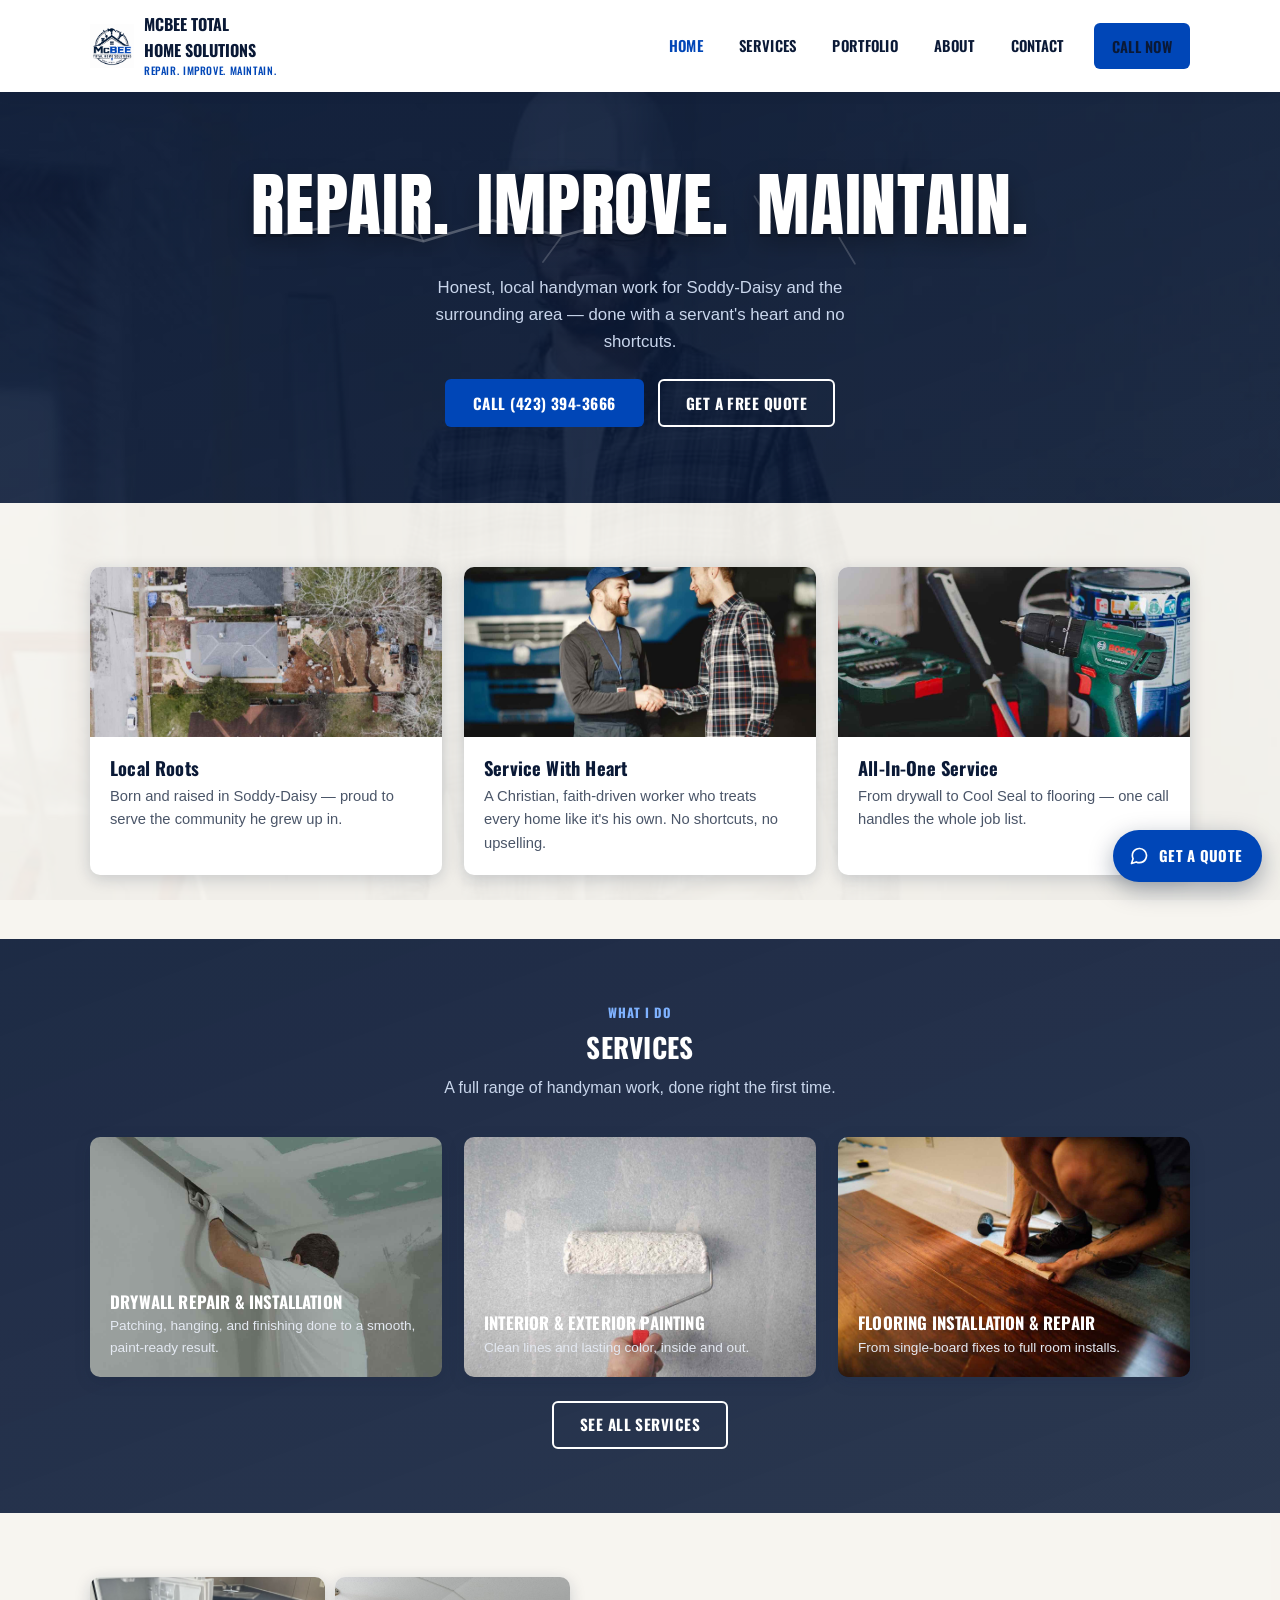
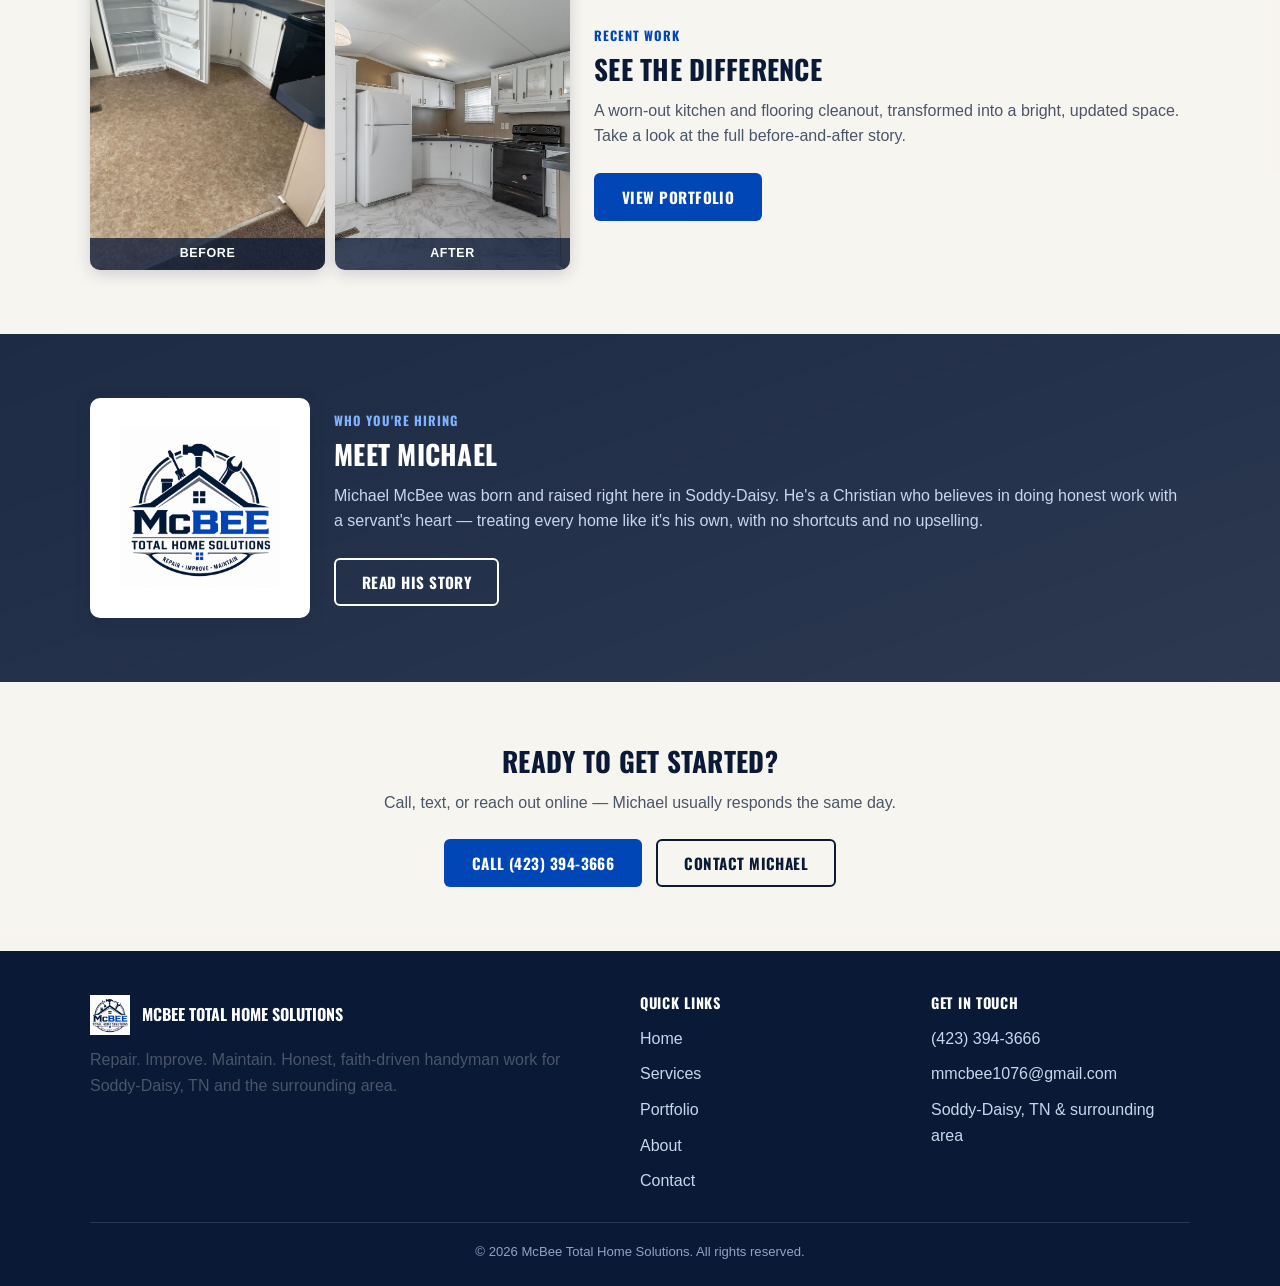
<file: index.html>
<!DOCTYPE html>
<html lang="en">
<head>
<meta charset="UTF-8">
<meta name="viewport" content="width=device-width, initial-scale=1.0">
<title>McBee Total Home Solutions | Handyman Services in Soddy-Daisy, TN</title>
<meta name="description" content="Honest, faith-driven handyman services in Soddy-Daisy, TN. Drywall, painting, flooring, Cool Seal roof coating, cleanouts and more. Repair. Improve. Maintain.">
  <meta name="google-site-verification" content="QNG2Lrfwu8eyjmC3lzi7tI3tquDDipL9mPaBmK8Uj18" />
<link rel="icon" href="images/McBee-Logo.png">
<link rel="preconnect" href="https://fonts.googleapis.com">
<link rel="preconnect" href="https://fonts.gstatic.com" crossorigin>
<link href="https://fonts.googleapis.com/css2?family=Anton&family=Oswald:wght@400;500;600;700&display=swap" rel="stylesheet">
<link rel="stylesheet" href="css/style.css">
</head>
<body>
<div class="site-bg" aria-hidden="true"></div>

<header class="site-header">
  <div class="nav-wrap">
    <a href="index.html" class="brand">
      <img src="images/McBee-Logo.png" alt="McBee Total Home Solutions logo">
      <span>McBee Total<br>Home Solutions<small>Repair. Improve. Maintain.</small></span>
    </a>
    <button class="nav-toggle" aria-label="Toggle navigation" aria-expanded="false">
      <span></span><span></span><span></span>
    </button>
    <nav class="nav-menu">
      <a href="index.html" class="active">Home</a>
      <a href="services.html">Services</a>
      <a href="portfolio.html">Portfolio</a>
      <a href="about.html">About</a>
      <a href="contact.html">Contact</a>
      <a href="tel:14233943666" class="btn btn-primary">Call Now</a>
    </nav>
  </div>
  <div class="nav-scrim"></div>
</header>

<section class="hero section-blue">
  <div class="container hero-inner">
    <h1 class="hero-headline">
      <span class="drop-word word-1">Repair.</span>
      <span class="drop-word word-2">Improve.</span>
      <span class="drop-word word-3">Maintain.</span>
      <span class="hero-impact-flash" aria-hidden="true"></span>
      <span class="dust-cloud dust-1" aria-hidden="true"></span>
      <span class="dust-cloud dust-2" aria-hidden="true"></span>
      <span class="dust-cloud dust-3" aria-hidden="true"></span>
      <span class="debris d1" aria-hidden="true"></span>
      <span class="debris d2" aria-hidden="true"></span>
      <span class="debris d3" aria-hidden="true"></span>
      <span class="debris d4" aria-hidden="true"></span>
      <span class="debris d5" aria-hidden="true"></span>
      <span class="debris d6" aria-hidden="true"></span>
      <span class="debris d7" aria-hidden="true"></span>
      <span class="debris d8" aria-hidden="true"></span>
      <span class="debris d9" aria-hidden="true"></span>
      <span class="debris d10" aria-hidden="true"></span>
      <span class="debris d11" aria-hidden="true"></span>
      <span class="debris d12" aria-hidden="true"></span>
      <svg class="hero-crack" viewBox="0 0 900 100" aria-hidden="true" focusable="false">
        <path class="crack-line" d="M40,58 L120,45 L200,66 L280,42 L360,60 L440,38 L520,64 L600,44 L680,62 L760,40 L860,55" />
        <path class="crack-branch" d="M200,66 L182,28" />
        <path class="crack-branch" d="M360,60 L338,90" />
        <path class="crack-branch" d="M440,38 L458,8" />
        <path class="crack-branch" d="M600,44 L582,14" />
        <path class="crack-branch" d="M680,62 L698,92" />
      </svg>
    </h1>
    <p class="tagline-sub">Honest, local handyman work for Soddy-Daisy and the surrounding area &mdash; done with a servant's heart and no shortcuts.</p>
    <div class="cta-row">
      <a href="tel:14233943666" class="btn btn-primary">Call (423) 394-3666</a>
      <a href="contact.html" class="btn btn-outline">Get a Free Quote</a>
    </div>
  </div>
</section>

<section class="trust-strip section-white">
  <div class="container">
    <div class="trust-grid">
      <div class="trust-item">
        <img src="images/local-roots.jpg" alt="Aerial view of a residential neighborhood near Soddy-Daisy, Tennessee" class="trust-photo">
        <div class="trust-body">
          <h3>Local Roots</h3>
          <p>Born and raised in Soddy-Daisy &mdash; proud to serve the community he grew up in.</p>
        </div>
      </div>
      <div class="trust-item">
        <img src="images/service-heart.jpg" alt="Tradesman shaking hands with a customer, symbolizing trust and service" class="trust-photo">
        <div class="trust-body">
          <h3>Service With Heart</h3>
          <p>A Christian, faith-driven worker who treats every home like it's his own. No shortcuts, no upselling.</p>
        </div>
      </div>
      <div class="trust-item">
        <img src="images/all-in-one.jpg" alt="Assorted handyman tools including a drill, hammer, and paint supplies" class="trust-photo">
        <div class="trust-body">
          <h3>All-In-One Service</h3>
          <p>From drywall to Cool Seal to flooring &mdash; one call handles the whole job list.</p>
        </div>
      </div>
    </div>
  </div>
</section>

<section class="services-preview section-blue">
  <div class="container">
    <div class="section-head">
      <span class="eyebrow">What I Do</span>
      <h2>Services</h2>
      <p>A full range of handyman work, done right the first time.</p>
    </div>
    <div class="grid grid-3">
      <div class="service-card">
        <img src="images/service-drywall.jpg" alt="Worker finishing a drywall ceiling seam during a renovation" class="service-photo">
        <div class="service-body">
          <h3>Drywall Repair &amp; Installation</h3>
          <p>Patching, hanging, and finishing done to a smooth, paint-ready result.</p>
        </div>
      </div>
      <div class="service-card">
        <img src="images/service-paint-interior.jpg" alt="Paint roller applying fresh paint to an interior wall" class="service-photo">
        <div class="service-body">
          <h3>Interior &amp; Exterior Painting</h3>
          <p>Clean lines and lasting color, inside and out.</p>
        </div>
      </div>
      <div class="service-card">
        <img src="images/service-flooring.jpg" alt="Installer fitting a plank of laminate flooring" class="service-photo">
        <div class="service-body">
          <h3>Flooring Installation &amp; Repair</h3>
          <p>From single-board fixes to full room installs.</p>
        </div>
      </div>
    </div>
    <div class="cta-row" style="justify-content:center;">
      <a href="services.html" class="btn btn-outline">See All Services</a>
    </div>
  </div>
</section>

<section class="before-after-teaser section-white">
  <div class="container">
    <div class="teaser-flex">
      <div class="teaser-images">
        <figure>
          <img src="images/portfolio-1-before.jpg" alt="Kitchen before renovation, worn carpet and dated cabinets">
          <figcaption>Before</figcaption>
        </figure>
        <figure>
          <img src="images/portfolio-1-after.jpg" alt="Kitchen after renovation, new tile floor and refreshed cabinets">
          <figcaption>After</figcaption>
        </figure>
      </div>
      <div class="teaser-copy">
        <span class="eyebrow">Recent Work</span>
        <h2>See the Difference</h2>
        <p>A worn-out kitchen and flooring cleanout, transformed into a bright, updated space. Take a look at the full before-and-after story.</p>
        <div class="cta-row">
          <a href="portfolio.html" class="btn btn-primary">View Portfolio</a>
        </div>
      </div>
    </div>
  </div>
</section>

<section class="about-teaser section-blue">
  <div class="container">
    <div class="teaser-flex">
      <div class="about-photo" style="max-width:220px;">
        <img src="images/McBee-Logo.png" alt="McBee Total Home Solutions logo">
      </div>
      <div class="teaser-copy">
        <span class="eyebrow">Who You're Hiring</span>
        <h2>Meet Michael</h2>
        <p>Michael McBee was born and raised right here in Soddy-Daisy. He's a Christian who believes in doing honest work with a servant's heart &mdash; treating every home like it's his own, with no shortcuts and no upselling.</p>
        <div class="cta-row">
          <a href="about.html" class="btn btn-outline">Read His Story</a>
        </div>
      </div>
    </div>
  </div>
</section>

<section class="cta-banner section-white">
  <div class="container">
    <h2>Ready to Get Started?</h2>
    <p>Call, text, or reach out online &mdash; Michael usually responds the same day.</p>
    <div class="cta-row">
      <a href="tel:14233943666" class="btn btn-primary">Call (423) 394-3666</a>
      <a href="contact.html" class="btn btn-outline-navy">Contact Michael</a>
    </div>
  </div>
</section>

<footer class="site-footer">
  <div class="container">
    <div class="footer-grid">
      <div class="footer-col">
        <div class="footer-brand">
          <img src="images/McBee-Logo.png" alt="McBee Total Home Solutions logo">
          <strong>McBee Total Home Solutions</strong>
        </div>
        <p>Repair. Improve. Maintain. Honest, faith-driven handyman work for Soddy-Daisy, TN and the surrounding area.</p>
      </div>
      <div class="footer-col">
        <h4>Quick Links</h4>
        <ul>
          <li><a href="index.html">Home</a></li>
          <li><a href="services.html">Services</a></li>
          <li><a href="portfolio.html">Portfolio</a></li>
          <li><a href="about.html">About</a></li>
          <li><a href="contact.html">Contact</a></li>
        </ul>
      </div>
      <div class="footer-col">
        <h4>Get In Touch</h4>
        <ul>
          <li><a href="tel:14233943666">(423) 394-3666</a></li>
          <li><a href="mailto:mmcbee1076@gmail.com">mmcbee1076@gmail.com</a></li>
          <li>Soddy-Daisy, TN &amp; surrounding area</li>
        </ul>
      </div>
    </div>
    <div class="footer-bottom">
      &copy; <span data-year></span> McBee Total Home Solutions. All rights reserved.
    </div>
  </div>
</footer>

<a href="contact.html" class="contact-bubble" aria-label="Contact McBee Total Home Solutions to get a quote">
  <svg viewBox="0 0 24 24" fill="none" stroke="currentColor" stroke-width="2" stroke-linecap="round" stroke-linejoin="round" aria-hidden="true"><path d="M21 11.5a8.38 8.38 0 0 1-.9 3.8 8.5 8.5 0 0 1-7.6 4.7 8.38 8.38 0 0 1-3.8-.9L3 21l1.9-5.7a8.38 8.38 0 0 1-.9-3.8 8.5 8.5 0 0 1 4.7-7.6 8.38 8.38 0 0 1 3.8-.9h.5a8.48 8.48 0 0 1 8 8v.5z"/></svg>
  <span class="bubble-label">Get a Quote</span>
</a>

<script src="js/main.js"></script>
</body>
</html>
</file>
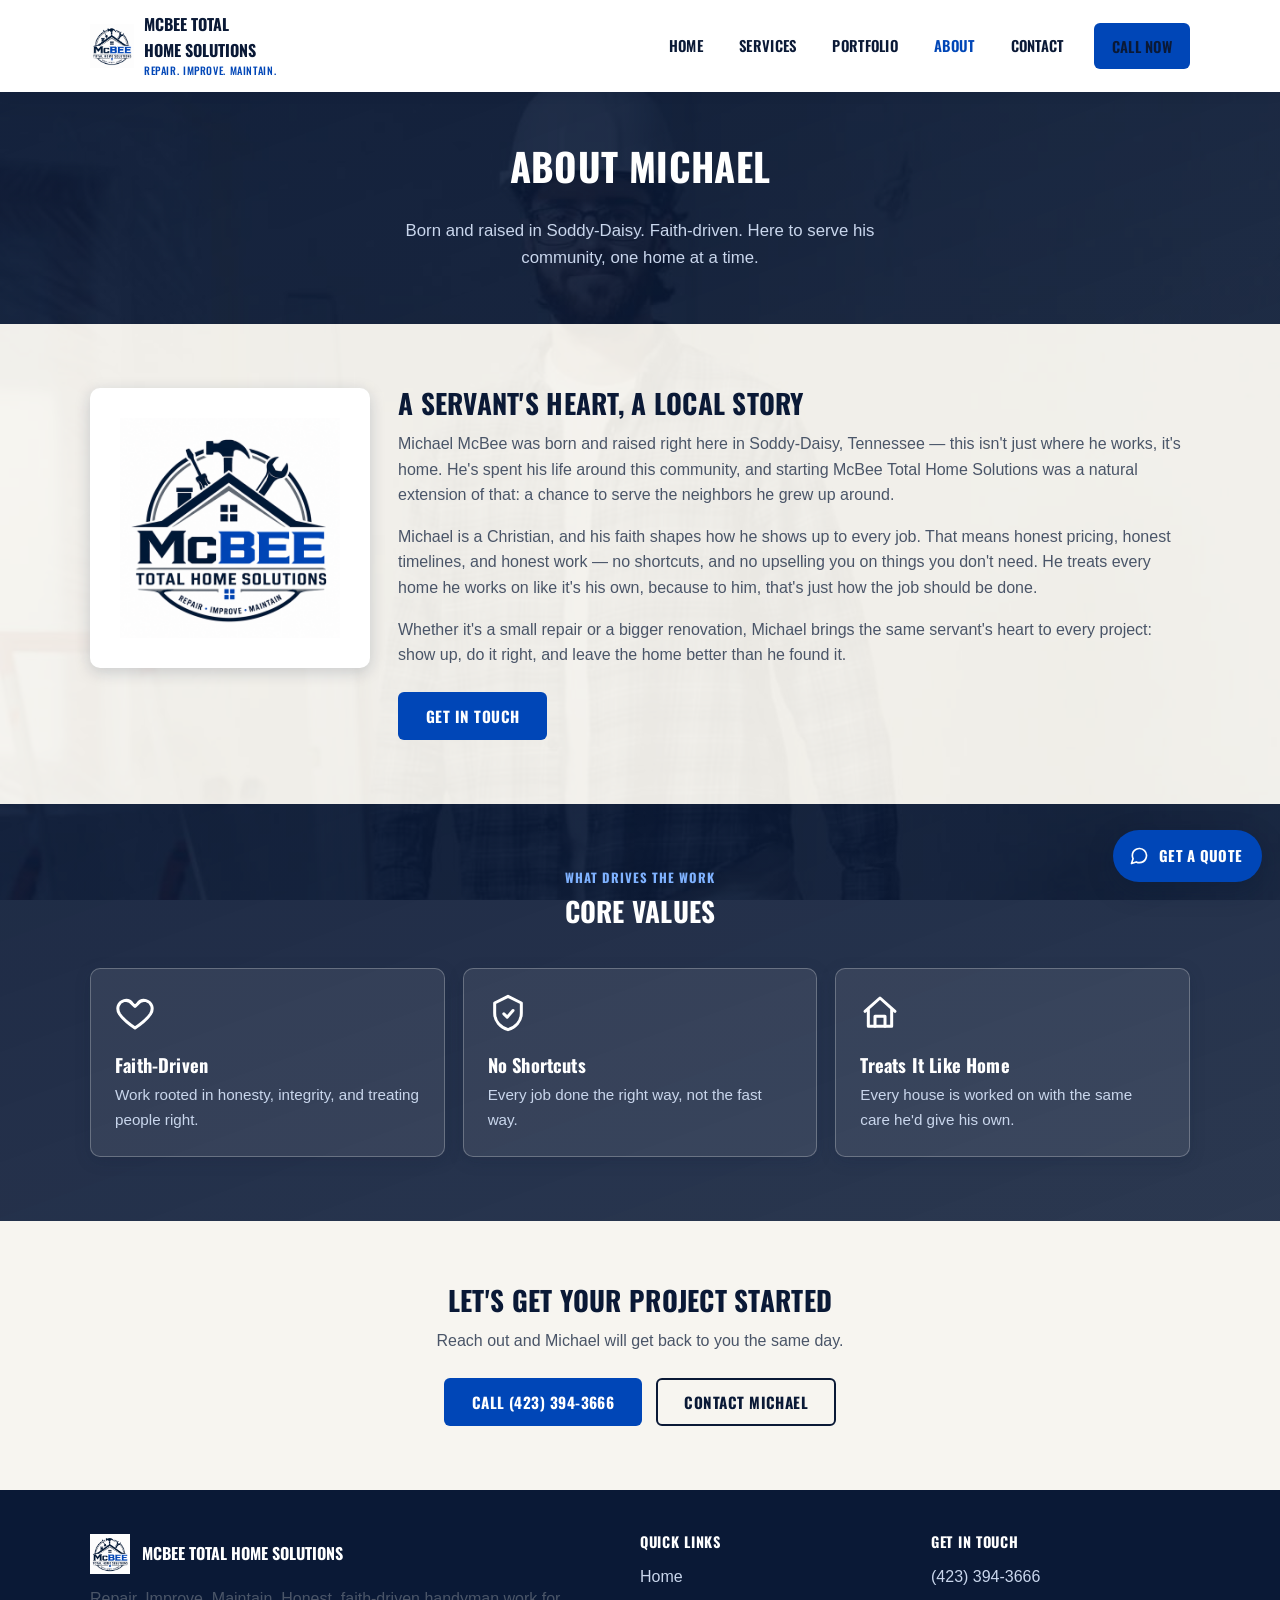
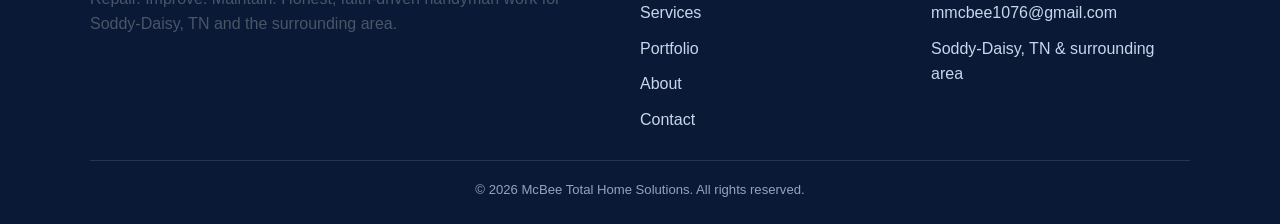
<file: about.html>
<!DOCTYPE html>
<html lang="en">
<head>
<meta charset="UTF-8">
<meta name="viewport" content="width=device-width, initial-scale=1.0">
<title>About Michael | McBee Total Home Solutions</title>
<meta name="description" content="Meet Michael McBee &mdash; a Christian, faith-driven handyman born and raised in Soddy-Daisy, TN, serving his community with a servant's heart.">
<link rel="icon" href="images/McBee-Logo.png">
<link rel="preconnect" href="https://fonts.googleapis.com">
<link rel="preconnect" href="https://fonts.gstatic.com" crossorigin>
<link href="https://fonts.googleapis.com/css2?family=Anton&family=Oswald:wght@400;500;600;700&display=swap" rel="stylesheet">
<link rel="stylesheet" href="css/style.css">
</head>
<body>
<div class="site-bg" aria-hidden="true"></div>

<header class="site-header">
  <div class="nav-wrap">
    <a href="index.html" class="brand">
      <img src="images/McBee-Logo.png" alt="McBee Total Home Solutions logo">
      <span>McBee Total<br>Home Solutions<small>Repair. Improve. Maintain.</small></span>
    </a>
    <button class="nav-toggle" aria-label="Toggle navigation" aria-expanded="false">
      <span></span><span></span><span></span>
    </button>
    <nav class="nav-menu">
      <a href="index.html">Home</a>
      <a href="services.html">Services</a>
      <a href="portfolio.html">Portfolio</a>
      <a href="about.html" class="active">About</a>
      <a href="contact.html">Contact</a>
      <a href="tel:14233943666" class="btn btn-primary">Call Now</a>
    </nav>
  </div>
  <div class="nav-scrim"></div>
</header>

<section class="hero section-blue" style="padding:52px 0;">
  <div class="container">
    <h1 style="font-family:var(--font-heading); font-size:2.4rem; text-shadow:none; animation:none;">About Michael</h1>
    <p class="tagline-sub">Born and raised in Soddy-Daisy. Faith-driven. Here to serve his community, one home at a time.</p>
  </div>
</section>

<section class="section-white">
  <div class="container">
    <div class="about-hero">
      <div class="about-photo">
        <img src="images/McBee-Logo.png" alt="McBee Total Home Solutions logo">
      </div>
      <div>
        <h2>A Servant's Heart, A Local Story</h2>
        <p>Michael McBee was born and raised right here in Soddy-Daisy, Tennessee &mdash; this isn't just where he works, it's home. He's spent his life around this community, and starting McBee Total Home Solutions was a natural extension of that: a chance to serve the neighbors he grew up around.</p>
        <p style="margin-top:16px;">Michael is a Christian, and his faith shapes how he shows up to every job. That means honest pricing, honest timelines, and honest work &mdash; no shortcuts, and no upselling you on things you don't need. He treats every home he works on like it's his own, because to him, that's just how the job should be done.</p>
        <p style="margin-top:16px;">Whether it's a small repair or a bigger renovation, Michael brings the same servant's heart to every project: show up, do it right, and leave the home better than he found it.</p>
        <div class="cta-row">
          <a href="contact.html" class="btn btn-primary">Get In Touch</a>
        </div>
      </div>
    </div>
  </div>
</section>

<section class="section-blue">
  <div class="container">
    <div class="section-head">
      <span class="eyebrow">What Drives The Work</span>
      <h2>Core Values</h2>
    </div>
    <div class="values-grid">
      <div class="card">
        <svg class="value-icon" viewBox="0 0 24 24" fill="none" stroke="currentColor" stroke-width="1.8" stroke-linecap="round" stroke-linejoin="round" aria-hidden="true"><path d="M12 21s-6.5-4.35-9.3-8.4C.6 9.2 2 5.5 5.4 4.6c2-.5 3.9.3 5 1.9L12 8l1.6-1.5c1.1-1.6 3-2.4 5-1.9 3.4.9 4.8 4.6 2.7 8-2.8 4.05-9.3 8.4-9.3 8.4z"/></svg>
        <h3>Faith-Driven</h3>
        <p>Work rooted in honesty, integrity, and treating people right.</p>
      </div>
      <div class="card">
        <svg class="value-icon" viewBox="0 0 24 24" fill="none" stroke="currentColor" stroke-width="1.8" stroke-linecap="round" stroke-linejoin="round" aria-hidden="true"><path d="M12 2l8 4v6c0 5-3.4 8.5-8 10-4.6-1.5-8-5-8-10V6l8-4z"/><path d="M9.5 12.5l2 2 3.5-4"/></svg>
        <h3>No Shortcuts</h3>
        <p>Every job done the right way, not the fast way.</p>
      </div>
      <div class="card">
        <svg class="value-icon" viewBox="0 0 24 24" fill="none" stroke="currentColor" stroke-width="1.8" stroke-linecap="round" stroke-linejoin="round" aria-hidden="true"><path d="M3 11l9-8 9 8"/><path d="M5 10v10h14V10"/><path d="M9 20v-6h6v6"/></svg>
        <h3>Treats It Like Home</h3>
        <p>Every house is worked on with the same care he'd give his own.</p>
      </div>
    </div>
  </div>
</section>

<section class="cta-banner section-white">
  <div class="container">
    <h2>Let's Get Your Project Started</h2>
    <p>Reach out and Michael will get back to you the same day.</p>
    <div class="cta-row">
      <a href="tel:14233943666" class="btn btn-primary">Call (423) 394-3666</a>
      <a href="contact.html" class="btn btn-outline-navy">Contact Michael</a>
    </div>
  </div>
</section>

<footer class="site-footer">
  <div class="container">
    <div class="footer-grid">
      <div class="footer-col">
        <div class="footer-brand">
          <img src="images/McBee-Logo.png" alt="McBee Total Home Solutions logo">
          <strong>McBee Total Home Solutions</strong>
        </div>
        <p>Repair. Improve. Maintain. Honest, faith-driven handyman work for Soddy-Daisy, TN and the surrounding area.</p>
      </div>
      <div class="footer-col">
        <h4>Quick Links</h4>
        <ul>
          <li><a href="index.html">Home</a></li>
          <li><a href="services.html">Services</a></li>
          <li><a href="portfolio.html">Portfolio</a></li>
          <li><a href="about.html">About</a></li>
          <li><a href="contact.html">Contact</a></li>
        </ul>
      </div>
      <div class="footer-col">
        <h4>Get In Touch</h4>
        <ul>
          <li><a href="tel:14233943666">(423) 394-3666</a></li>
          <li><a href="mailto:mmcbee1076@gmail.com">mmcbee1076@gmail.com</a></li>
          <li>Soddy-Daisy, TN &amp; surrounding area</li>
        </ul>
      </div>
    </div>
    <div class="footer-bottom">
      &copy; <span data-year></span> McBee Total Home Solutions. All rights reserved.
    </div>
  </div>
</footer>

<a href="contact.html" class="contact-bubble" aria-label="Contact McBee Total Home Solutions to get a quote">
  <svg viewBox="0 0 24 24" fill="none" stroke="currentColor" stroke-width="2" stroke-linecap="round" stroke-linejoin="round" aria-hidden="true"><path d="M21 11.5a8.38 8.38 0 0 1-.9 3.8 8.5 8.5 0 0 1-7.6 4.7 8.38 8.38 0 0 1-3.8-.9L3 21l1.9-5.7a8.38 8.38 0 0 1-.9-3.8 8.5 8.5 0 0 1 4.7-7.6 8.38 8.38 0 0 1 3.8-.9h.5a8.48 8.48 0 0 1 8 8v.5z"/></svg>
  <span class="bubble-label">Get a Quote</span>
</a>

<script src="js/main.js"></script>
</body>
</html>
</file>
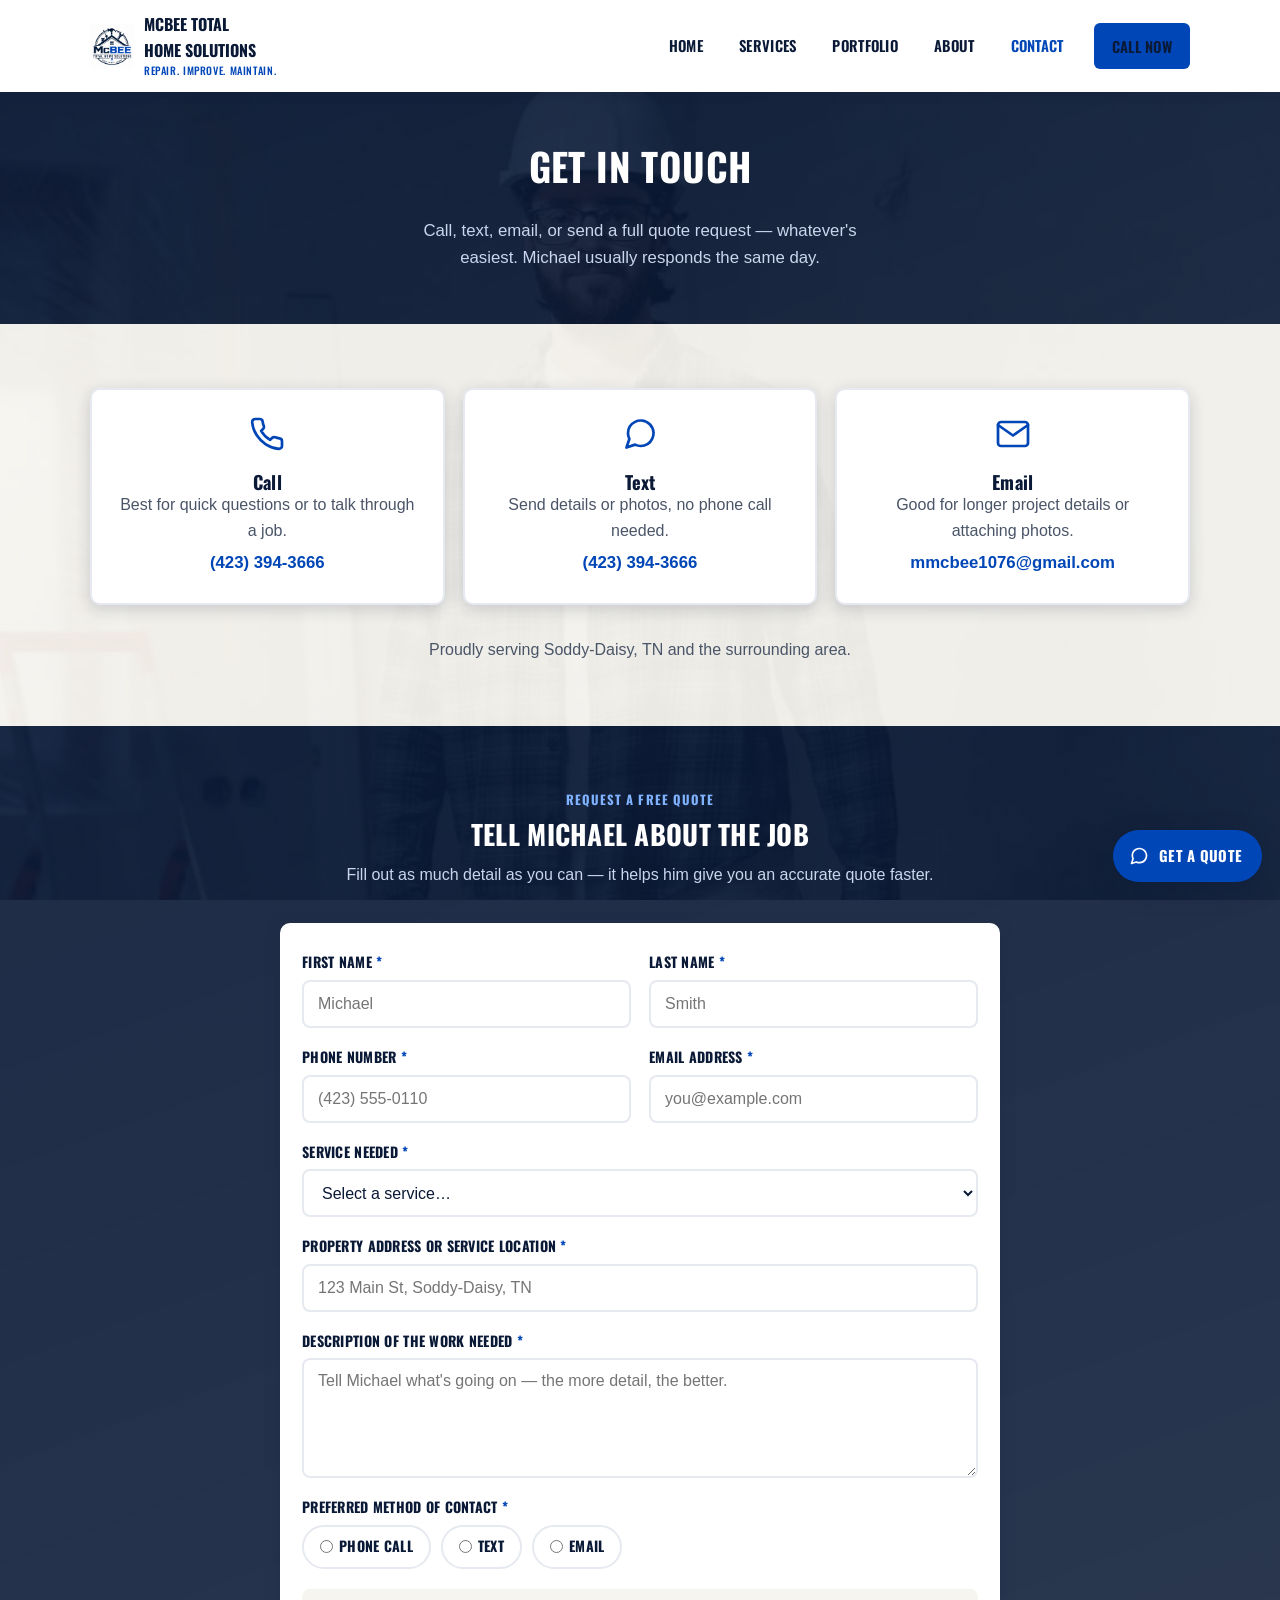
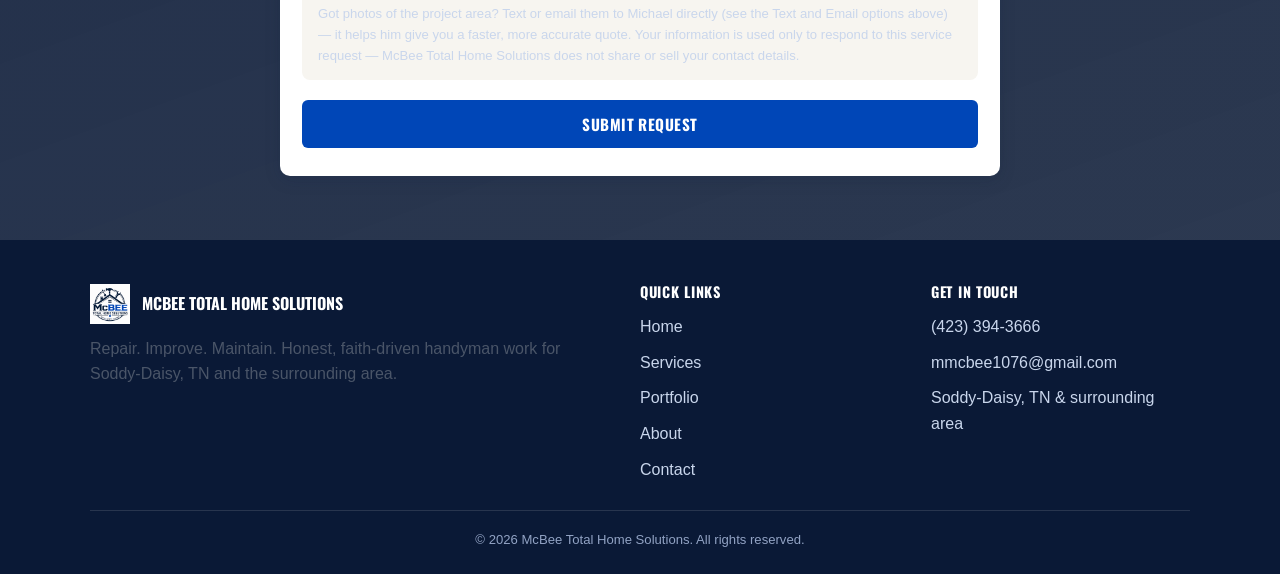
<file: contact.html>
<!DOCTYPE html>
<html lang="en">
<head>
<meta charset="UTF-8">
<meta name="viewport" content="width=device-width, initial-scale=1.0">
<title>Contact | McBee Total Home Solutions</title>
<meta name="description" content="Call, text, email, or request a free quote from McBee Total Home Solutions in Soddy-Daisy, TN for your next repair or home project.">
<link rel="icon" href="images/McBee-Logo.png">
<link rel="preconnect" href="https://fonts.googleapis.com">
<link rel="preconnect" href="https://fonts.gstatic.com" crossorigin>
<link href="https://fonts.googleapis.com/css2?family=Anton&family=Oswald:wght@400;500;600;700&display=swap" rel="stylesheet">
<link rel="stylesheet" href="css/style.css">
</head>
<body>
<div class="site-bg" aria-hidden="true"></div>

<header class="site-header">
  <div class="nav-wrap">
    <a href="index.html" class="brand">
      <img src="images/McBee-Logo.png" alt="McBee Total Home Solutions logo">
      <span>McBee Total<br>Home Solutions<small>Repair. Improve. Maintain.</small></span>
    </a>
    <button class="nav-toggle" aria-label="Toggle navigation" aria-expanded="false">
      <span></span><span></span><span></span>
    </button>
    <nav class="nav-menu">
      <a href="index.html">Home</a>
      <a href="services.html">Services</a>
      <a href="portfolio.html">Portfolio</a>
      <a href="about.html">About</a>
      <a href="contact.html" class="active">Contact</a>
      <a href="tel:14233943666" class="btn btn-primary">Call Now</a>
    </nav>
  </div>
  <div class="nav-scrim"></div>
</header>

<section class="hero section-blue" style="padding:52px 0;">
  <div class="container">
    <h1 style="font-family:var(--font-heading); font-size:2.4rem; text-shadow:none; animation:none;">Get In Touch</h1>
    <p class="tagline-sub">Call, text, email, or send a full quote request &mdash; whatever's easiest. Michael usually responds the same day.</p>
  </div>
</section>

<section class="section-white">
  <div class="container">
    <div class="contact-grid">
      <a href="tel:14233943666" class="contact-card">
        <svg class="contact-icon" viewBox="0 0 24 24" fill="none" stroke="currentColor" stroke-width="1.8" stroke-linecap="round" stroke-linejoin="round" aria-hidden="true"><path d="M22 16.92v3a2 2 0 0 1-2.18 2 19.79 19.79 0 0 1-8.63-3.07 19.5 19.5 0 0 1-6-6 19.79 19.79 0 0 1-3.07-8.67A2 2 0 0 1 4.11 2h3a2 2 0 0 1 2 1.72c.127.96.361 1.903.7 2.81a2 2 0 0 1-.45 2.11L8.09 9.91a16 16 0 0 0 6 6l1.27-1.27a2 2 0 0 1 2.11-.45c.907.339 1.85.573 2.81.7A2 2 0 0 1 22 16.92z"/></svg>
          <h3>Call</h3>
        <p>Best for quick questions or to talk through a job.</p>
        <div class="value">(423) 394-3666</div>
      </a>
      <a href="sms:14233943666" class="contact-card">
        <svg class="contact-icon" viewBox="0 0 24 24" fill="none" stroke="currentColor" stroke-width="1.8" stroke-linecap="round" stroke-linejoin="round" aria-hidden="true"><path d="M21 11.5a8.38 8.38 0 0 1-.9 3.8 8.5 8.5 0 0 1-7.6 4.7 8.38 8.38 0 0 1-3.8-.9L3 21l1.9-5.7a8.38 8.38 0 0 1-.9-3.8 8.5 8.5 0 0 1 4.7-7.6 8.38 8.38 0 0 1 3.8-.9h.5a8.48 8.48 0 0 1 8 8v.5z"/></svg>
        <h3>Text</h3>
        <p>Send details or photos, no phone call needed.</p>
        <div class="value">(423) 394-3666</div>
      </a>
      <a href="mailto:mmcbee1076@gmail.com" class="contact-card">
        <svg class="contact-icon" viewBox="0 0 24 24" fill="none" stroke="currentColor" stroke-width="1.8" stroke-linecap="round" stroke-linejoin="round" aria-hidden="true"><rect x="2" y="4" width="20" height="16" rx="2"/><path d="M22 6l-10 7L2 6"/></svg>
        <h3>Email</h3>
        <p>Good for longer project details or attaching photos.</p>
        <div class="value">mmcbee1076@gmail.com</div>
      </a>
    </div>

    <p class="service-area-note">Proudly serving Soddy-Daisy, TN and the surrounding area.</p>
  </div>
</section>

<section class="section-blue">
  <div class="container">
    <div class="section-head">
      <span class="eyebrow">Request A Free Quote</span>
      <h2>Tell Michael About The Job</h2>
      <p>Fill out as much detail as you can &mdash; it helps him give you an accurate quote faster.</p>
    </div>

    <div class="form-card">
      <!--
        FORMSPREE: live, form ID xgogzbav (created under Colton's Formspree
        account, project "My First Project", form "McBee Quote Requests").
        Notifications currently go to csmith@lodemarketing.com.
      -->
      <form id="quote-form" action="https://formspree.io/f/xgogzbav" method="POST">
        <div class="form-row form-row-2">
          <div class="form-field">
            <label for="first-name">First Name <span class="required">*</span></label>
            <input type="text" id="first-name" name="First Name" placeholder="Michael" required>
          </div>
          <div class="form-field">
            <label for="last-name">Last Name <span class="required">*</span></label>
            <input type="text" id="last-name" name="Last Name" placeholder="Smith" required>
          </div>
        </div>

        <div class="form-row form-row-2">
          <div class="form-field">
            <label for="phone">Phone Number <span class="required">*</span></label>
            <input type="tel" id="phone" name="Phone" placeholder="(423) 555-0110" required>
          </div>
          <div class="form-field">
            <label for="email">Email Address <span class="required">*</span></label>
            <input type="email" id="email" name="Email" placeholder="you@example.com" required>
          </div>
        </div>

        <div class="form-row">
          <div class="form-field">
            <label for="service">Service Needed <span class="required">*</span></label>
            <select id="service" name="Service Needed" required>
              <option value="" disabled selected>Select a service&hellip;</option>
              <option value="Drywall Repair and Installation">Drywall Repair and Installation</option>
              <option value="Interior Painting">Interior Painting</option>
              <option value="Exterior Painting">Exterior Painting</option>
              <option value="Flooring Installation and Repair">Flooring Installation and Repair</option>
              <option value="Property Cleanouts">Property Cleanouts</option>
              <option value="Cool Seal">Cool Seal</option>
              <option value="General Handyman Services">General Handyman Services</option>
              <option value="Other">Other</option>
            </select>
          </div>
        </div>

        <div class="form-row">
          <div class="form-field">
            <label for="address">Property Address or Service Location <span class="required">*</span></label>
            <input type="text" id="address" name="Property Address" placeholder="123 Main St, Soddy-Daisy, TN" required>
          </div>
        </div>

        <div class="form-row">
          <div class="form-field">
            <label for="description">Description of the Work Needed <span class="required">*</span></label>
            <textarea id="description" name="Description" placeholder="Tell Michael what's going on &mdash; the more detail, the better." required></textarea>
          </div>
        </div>

        <div class="form-row">
          <div class="form-field">
            <label>Preferred Method of Contact <span class="required">*</span></label>
            <div class="radio-group">
              <label class="radio-pill"><input type="radio" name="Preferred Contact" value="Phone Call" required> Phone Call</label>
              <label class="radio-pill"><input type="radio" name="Preferred Contact" value="Text"> Text</label>
              <label class="radio-pill"><input type="radio" name="Preferred Contact" value="Email"> Email</label>
            </div>
          </div>
        </div>

        <p class="form-privacy">Got photos of the project area? Text or email them to Michael directly (see the Text and Email options above) &mdash; it helps him give you a faster, more accurate quote. Your information is used only to respond to this service request &mdash; McBee Total Home Solutions does not share or sell your contact details.</p>

        <button type="submit" class="btn btn-primary btn-block">Submit Request</button>

        <div id="form-status" class="form-status" role="status" aria-live="polite"></div>
      </form>
    </div>
  </div>
</section>

<footer class="site-footer">
  <div class="container">
    <div class="footer-grid">
      <div class="footer-col">
        <div class="footer-brand">
          <img src="images/McBee-Logo.png" alt="McBee Total Home Solutions logo">
          <strong>McBee Total Home Solutions</strong>
        </div>
        <p>Repair. Improve. Maintain. Honest, faith-driven handyman work for Soddy-Daisy, TN and the surrounding area.</p>
      </div>
      <div class="footer-col">
        <h4>Quick Links</h4>
        <ul>
          <li><a href="index.html">Home</a></li>
          <li><a href="services.html">Services</a></li>
          <li><a href="portfolio.html">Portfolio</a></li>
          <li><a href="about.html">About</a></li>
          <li><a href="contact.html">Contact</a></li>
        </ul>
      </div>
      <div class="footer-col">
        <h4>Get In Touch</h4>
        <ul>
          <li><a href="tel:14233943666">(423) 394-3666</a></li>
          <li><a href="mailto:mmcbee1076@gmail.com">mmcbee1076@gmail.com</a></li>
          <li>Soddy-Daisy, TN &amp; surrounding area</li>
        </ul>
      </div>
    </div>
    <div class="footer-bottom">
      &copy; <span data-year></span> McBee Total Home Solutions. All rights reserved.
    </div>
  </div>
</footer>

<a href="contact.html" class="contact-bubble" aria-label="Contact McBee Total Home Solutions to get a quote">
  <svg viewBox="0 0 24 24" fill="none" stroke="currentColor" stroke-width="2" stroke-linecap="round" stroke-linejoin="round" aria-hidden="true"><path d="M21 11.5a8.38 8.38 0 0 1-.9 3.8 8.5 8.5 0 0 1-7.6 4.7 8.38 8.38 0 0 1-3.8-.9L3 21l1.9-5.7a8.38 8.38 0 0 1-.9-3.8 8.5 8.5 0 0 1 4.7-7.6 8.38 8.38 0 0 1 3.8-.9h.5a8.48 8.48 0 0 1 8 8v.5z"/></svg>
  <span class="bubble-label">Get a Quote</span>
</a>

<script src="js/main.js"></script>
</body>
</html>
</file>
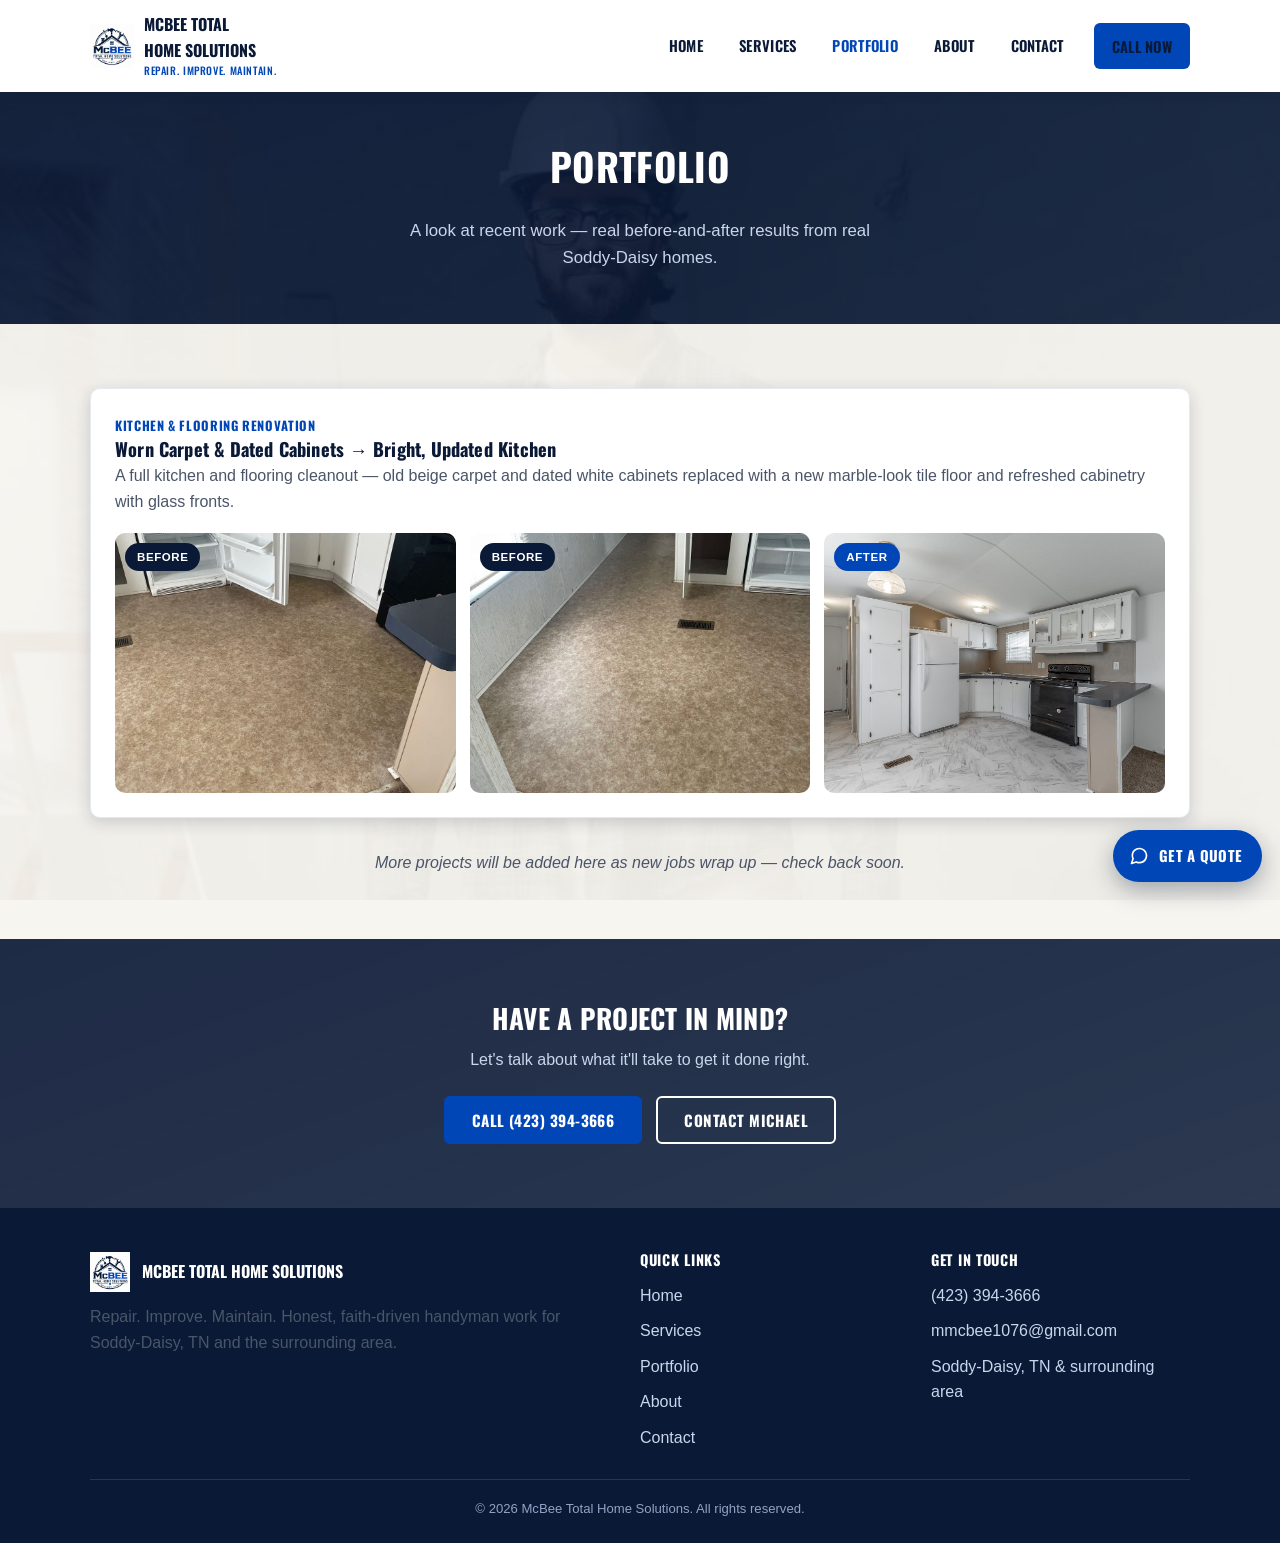
<file: portfolio.html>
<!DOCTYPE html>
<html lang="en">
<head>
<meta charset="UTF-8">
<meta name="viewport" content="width=device-width, initial-scale=1.0">
<title>Portfolio | McBee Total Home Solutions</title>
<meta name="description" content="Before-and-after project photos from McBee Total Home Solutions, serving Soddy-Daisy, TN and the surrounding area.">
<link rel="icon" href="images/McBee-Logo.png">
<link rel="preconnect" href="https://fonts.googleapis.com">
<link rel="preconnect" href="https://fonts.gstatic.com" crossorigin>
<link href="https://fonts.googleapis.com/css2?family=Anton&family=Oswald:wght@400;500;600;700&display=swap" rel="stylesheet">
<link rel="stylesheet" href="css/style.css">
</head>
<body>
<div class="site-bg" aria-hidden="true"></div>

<header class="site-header">
  <div class="nav-wrap">
    <a href="index.html" class="brand">
      <img src="images/McBee-Logo.png" alt="McBee Total Home Solutions logo">
      <span>McBee Total<br>Home Solutions<small>Repair. Improve. Maintain.</small></span>
    </a>
    <button class="nav-toggle" aria-label="Toggle navigation" aria-expanded="false">
      <span></span><span></span><span></span>
    </button>
    <nav class="nav-menu">
      <a href="index.html">Home</a>
      <a href="services.html">Services</a>
      <a href="portfolio.html" class="active">Portfolio</a>
      <a href="about.html">About</a>
      <a href="contact.html">Contact</a>
      <a href="tel:14233943666" class="btn btn-primary">Call Now</a>
    </nav>
  </div>
  <div class="nav-scrim"></div>
</header>

<section class="hero section-blue" style="padding:52px 0;">
  <div class="container">
    <h1 style="font-family:var(--font-heading); font-size:2.4rem; text-shadow:none; animation:none;">Portfolio</h1>
    <p class="tagline-sub">A look at recent work &mdash; real before-and-after results from real Soddy-Daisy homes.</p>
  </div>
</section>

<section class="section-white">
  <div class="container">
    <div class="portfolio-set">
      <span class="set-label">Kitchen &amp; Flooring Renovation</span>
      <h3>Worn Carpet &amp; Dated Cabinets &rarr; Bright, Updated Kitchen</h3>
      <p>A full kitchen and flooring cleanout &mdash; old beige carpet and dated white cabinets replaced with a new marble-look tile floor and refreshed cabinetry with glass fronts.</p>
      <div class="portfolio-grid">
        <figure>
          <img src="images/portfolio-1-before.jpg" alt="Before: worn beige carpet and dated white cabinets">
          <figcaption>Before</figcaption>
        </figure>
        <figure>
          <img src="images/portfolio-2-before.jpg" alt="Before: kitchen cleanout, worn carpet and cabinets">
          <figcaption>Before</figcaption>
        </figure>
        <figure>
          <img src="images/portfolio-1-after.jpg" alt="After: new marble-look tile floor and refreshed white cabinets">
          <figcaption class="after-label">After</figcaption>
        </figure>
      </div>
    </div>

    <p class="more-coming">More projects will be added here as new jobs wrap up &mdash; check back soon.</p>
  </div>
</section>

<section class="cta-banner section-blue">
  <div class="container">
    <h2>Have a Project in Mind?</h2>
    <p>Let's talk about what it'll take to get it done right.</p>
    <div class="cta-row">
      <a href="tel:14233943666" class="btn btn-primary">Call (423) 394-3666</a>
      <a href="contact.html" class="btn btn-outline">Contact Michael</a>
    </div>
  </div>
</section>

<footer class="site-footer">
  <div class="container">
    <div class="footer-grid">
      <div class="footer-col">
        <div class="footer-brand">
          <img src="images/McBee-Logo.png" alt="McBee Total Home Solutions logo">
          <strong>McBee Total Home Solutions</strong>
        </div>
        <p>Repair. Improve. Maintain. Honest, faith-driven handyman work for Soddy-Daisy, TN and the surrounding area.</p>
      </div>
      <div class="footer-col">
        <h4>Quick Links</h4>
        <ul>
          <li><a href="index.html">Home</a></li>
          <li><a href="services.html">Services</a></li>
          <li><a href="portfolio.html">Portfolio</a></li>
          <li><a href="about.html">About</a></li>
          <li><a href="contact.html">Contact</a></li>
        </ul>
      </div>
      <div class="footer-col">
        <h4>Get In Touch</h4>
        <ul>
          <li><a href="tel:14233943666">(423) 394-3666</a></li>
          <li><a href="mailto:mmcbee1076@gmail.com">mmcbee1076@gmail.com</a></li>
          <li>Soddy-Daisy, TN &amp; surrounding area</li>
        </ul>
      </div>
    </div>
    <div class="footer-bottom">
      &copy; <span data-year></span> McBee Total Home Solutions. All rights reserved.
    </div>
  </div>
</footer>

<a href="contact.html" class="contact-bubble" aria-label="Contact McBee Total Home Solutions to get a quote">
  <svg viewBox="0 0 24 24" fill="none" stroke="currentColor" stroke-width="2" stroke-linecap="round" stroke-linejoin="round" aria-hidden="true"><path d="M21 11.5a8.38 8.38 0 0 1-.9 3.8 8.5 8.5 0 0 1-7.6 4.7 8.38 8.38 0 0 1-3.8-.9L3 21l1.9-5.7a8.38 8.38 0 0 1-.9-3.8 8.5 8.5 0 0 1 4.7-7.6 8.38 8.38 0 0 1 3.8-.9h.5a8.48 8.48 0 0 1 8 8v.5z"/></svg>
  <span class="bubble-label">Get a Quote</span>
</a>

<script src="js/main.js"></script>
</body>
</html>
</file>
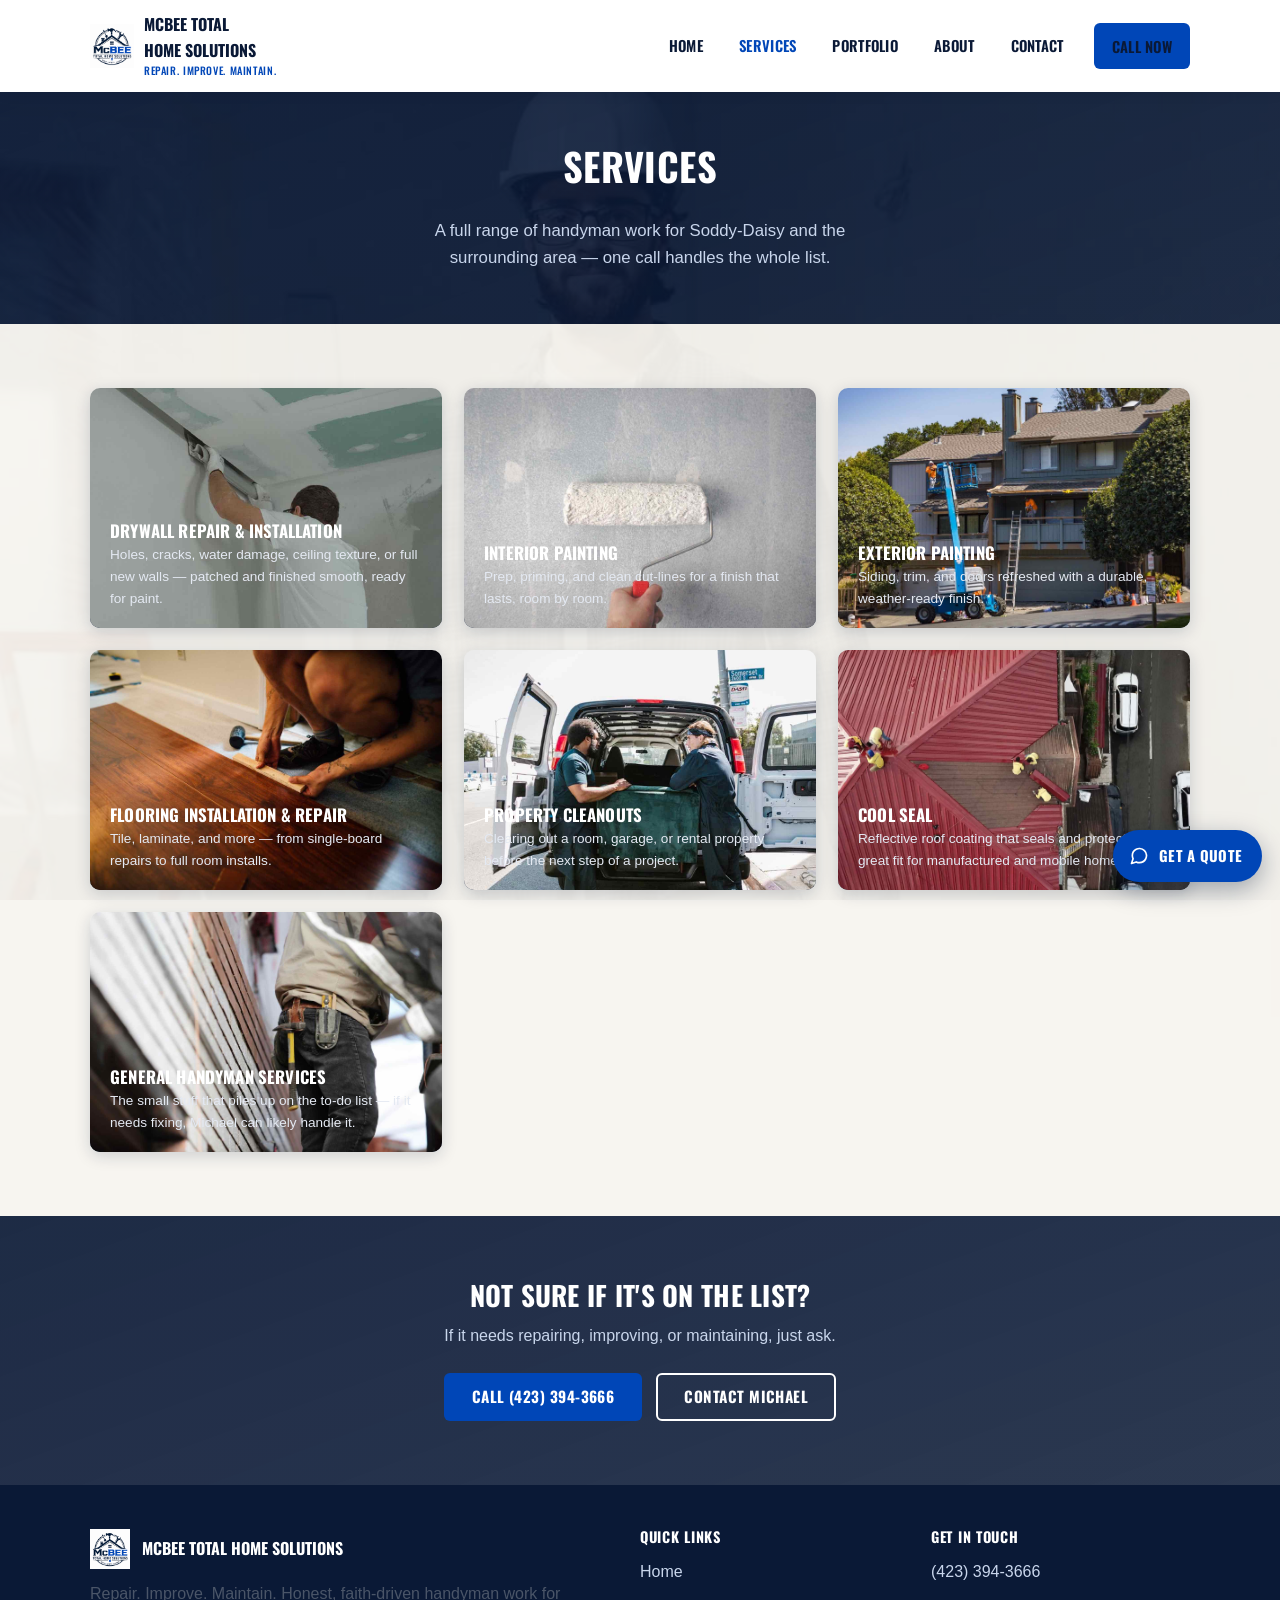
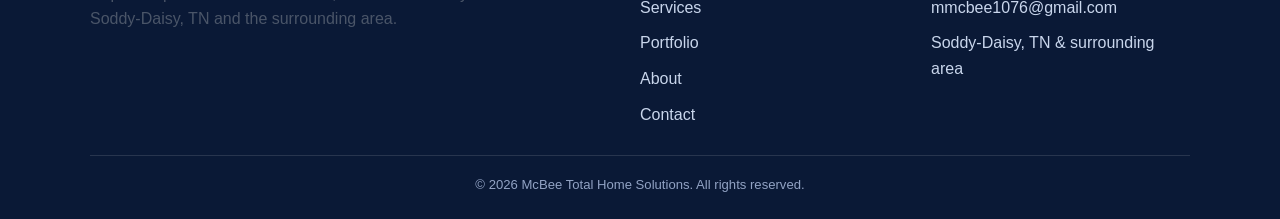
<file: services.html>
<!DOCTYPE html>
<html lang="en">
<head>
<meta charset="UTF-8">
<meta name="viewport" content="width=device-width, initial-scale=1.0">
<title>Services | McBee Total Home Solutions</title>
<meta name="description" content="Drywall repair, interior &amp; exterior painting, flooring, property cleanouts, Cool Seal roof coating, and general handyman services from McBee Total Home Solutions in Soddy-Daisy, TN.">
<link rel="icon" href="images/McBee-Logo.png">
<link rel="preconnect" href="https://fonts.googleapis.com">
<link rel="preconnect" href="https://fonts.gstatic.com" crossorigin>
<link href="https://fonts.googleapis.com/css2?family=Anton&family=Oswald:wght@400;500;600;700&display=swap" rel="stylesheet">
<link rel="stylesheet" href="css/style.css">
</head>
<body>
<div class="site-bg" aria-hidden="true"></div>

<header class="site-header">
  <div class="nav-wrap">
    <a href="index.html" class="brand">
      <img src="images/McBee-Logo.png" alt="McBee Total Home Solutions logo">
      <span>McBee Total<br>Home Solutions<small>Repair. Improve. Maintain.</small></span>
    </a>
    <button class="nav-toggle" aria-label="Toggle navigation" aria-expanded="false">
      <span></span><span></span><span></span>
    </button>
    <nav class="nav-menu">
      <a href="index.html">Home</a>
      <a href="services.html" class="active">Services</a>
      <a href="portfolio.html">Portfolio</a>
      <a href="about.html">About</a>
      <a href="contact.html">Contact</a>
      <a href="tel:14233943666" class="btn btn-primary">Call Now</a>
    </nav>
  </div>
  <div class="nav-scrim"></div>
</header>

<section class="hero section-blue" style="padding:52px 0;">
  <div class="container">
    <h1 style="font-family:var(--font-heading); font-size:2.4rem; text-shadow:none; animation:none;">Services</h1>
    <p class="tagline-sub">A full range of handyman work for Soddy-Daisy and the surrounding area &mdash; one call handles the whole list.</p>
  </div>
</section>

<section class="section-white">
  <div class="container">
    <div class="grid grid-3">
      <div class="service-card">
        <img src="images/service-drywall.jpg" alt="Worker finishing a drywall ceiling seam during a renovation" class="service-photo">
        <div class="service-body">
          <h3>Drywall Repair &amp; Installation</h3>
          <p>Holes, cracks, water damage, ceiling texture, or full new walls &mdash; patched and finished smooth, ready for paint.</p>
        </div>
      </div>
      <div class="service-card">
        <img src="images/service-paint-interior.jpg" alt="Paint roller applying fresh white paint to an interior wall" class="service-photo">
        <div class="service-body">
          <h3>Interior Painting</h3>
          <p>Prep, priming, and clean cut-lines for a finish that lasts, room by room.</p>
        </div>
      </div>
      <div class="service-card">
        <img src="images/service-paint-exterior.jpg" alt="Painters on a lift repainting the exterior siding of a house" class="service-photo">
        <div class="service-body">
          <h3>Exterior Painting</h3>
          <p>Siding, trim, and doors refreshed with a durable, weather-ready finish.</p>
        </div>
      </div>
      <div class="service-card">
        <img src="images/service-flooring.jpg" alt="Installer fitting a plank of laminate flooring" class="service-photo">
        <div class="service-body">
          <h3>Flooring Installation &amp; Repair</h3>
          <p>Tile, laminate, and more &mdash; from single-board repairs to full room installs.</p>
        </div>
      </div>
      <div class="service-card">
        <img src="images/service-cleanout.jpg" alt="Crew loading furniture into a van during a property cleanout" class="service-photo">
        <div class="service-body">
          <h3>Property Cleanouts</h3>
          <p>Clearing out a room, garage, or rental property before the next step of a project.</p>
        </div>
      </div>
      <div class="service-card">
        <img src="images/service-coolseal.jpg" alt="Crew applying a reflective roof coating on a residential roof" class="service-photo">
        <div class="service-body">
          <h3>Cool Seal</h3>
          <p>Reflective roof coating that seals and protects &mdash; a great fit for manufactured and mobile homes.</p>
        </div>
      </div>
      <div class="service-card">
        <img src="images/service-general.jpg" alt="Close-up of a handyman's tool belt with a hammer and tape measure" class="service-photo">
        <div class="service-body">
          <h3>General Handyman Services</h3>
          <p>The small stuff that piles up on the to-do list &mdash; if it needs fixing, Michael can likely handle it.</p>
        </div>
      </div>
    </div>
  </div>
</section>

<section class="cta-banner section-blue">
  <div class="container">
    <h2>Not Sure If It's On the List?</h2>
    <p>If it needs repairing, improving, or maintaining, just ask.</p>
    <div class="cta-row">
      <a href="tel:14233943666" class="btn btn-primary">Call (423) 394-3666</a>
      <a href="contact.html" class="btn btn-outline">Contact Michael</a>
    </div>
  </div>
</section>

<footer class="site-footer">
  <div class="container">
    <div class="footer-grid">
      <div class="footer-col">
        <div class="footer-brand">
          <img src="images/McBee-Logo.png" alt="McBee Total Home Solutions logo">
          <strong>McBee Total Home Solutions</strong>
        </div>
        <p>Repair. Improve. Maintain. Honest, faith-driven handyman work for Soddy-Daisy, TN and the surrounding area.</p>
      </div>
      <div class="footer-col">
        <h4>Quick Links</h4>
        <ul>
          <li><a href="index.html">Home</a></li>
          <li><a href="services.html">Services</a></li>
          <li><a href="portfolio.html">Portfolio</a></li>
          <li><a href="about.html">About</a></li>
          <li><a href="contact.html">Contact</a></li>
        </ul>
      </div>
      <div class="footer-col">
        <h4>Get In Touch</h4>
        <ul>
          <li><a href="tel:14233943666">(423) 394-3666</a></li>
          <li><a href="mailto:mmcbee1076@gmail.com">mmcbee1076@gmail.com</a></li>
          <li>Soddy-Daisy, TN &amp; surrounding area</li>
        </ul>
      </div>
    </div>
    <div class="footer-bottom">
      &copy; <span data-year></span> McBee Total Home Solutions. All rights reserved.
    </div>
  </div>
</footer>

<a href="contact.html" class="contact-bubble" aria-label="Contact McBee Total Home Solutions to get a quote">
  <svg viewBox="0 0 24 24" fill="none" stroke="currentColor" stroke-width="2" stroke-linecap="round" stroke-linejoin="round" aria-hidden="true"><path d="M21 11.5a8.38 8.38 0 0 1-.9 3.8 8.5 8.5 0 0 1-7.6 4.7 8.38 8.38 0 0 1-3.8-.9L3 21l1.9-5.7a8.38 8.38 0 0 1-.9-3.8 8.5 8.5 0 0 1 4.7-7.6 8.38 8.38 0 0 1 3.8-.9h.5a8.48 8.48 0 0 1 8 8v.5z"/></svg>
  <span class="bubble-label">Get a Quote</span>
</a>

<script src="js/main.js"></script>
</body>
</html>
</file>
<file: css/style.css>
/* McBee Total Home Solutions — mobile-first styles */

:root {
  --navy: #0A1936;
  --blue: #0046B7;
  --white: #FFFFFF;
  --black: #000000;
  --cream: #F7F5F0;
  --gray-light: #E6E9EF;
  --gray-text: #4A5568;
  --radius: 10px;
  --shadow: 0 4px 16px rgba(10, 25, 54, 0.18);
  --shadow-hover: 0 10px 28px rgba(10, 25, 54, 0.26);
  --font-display: 'Anton', 'Arial Narrow', sans-serif;
  --font-heading: 'Oswald', 'Arial Narrow', sans-serif;
}

* {
  box-sizing: border-box;
  margin: 0;
  padding: 0;
}

html {
  scroll-behavior: smooth;
}

body {
  font-family: -apple-system, BlinkMacSystemFont, "Segoe UI", Roboto, Helvetica, Arial, sans-serif;
  color: var(--navy);
  background: var(--cream);
  line-height: 1.6;
  -webkit-font-smoothing: antialiased;
  overflow-x: hidden;
  position: relative;
}

img {
  max-width: 100%;
  display: block;
}

a {
  color: inherit;
  text-decoration: none;
}

ul {
  list-style: none;
}

.container {
  width: 100%;
  max-width: 1140px;
  margin: 0 auto;
  padding: 0 20px;
}

section {
  padding: 64px 0;
}

h1, h2, h3, h4 {
  line-height: 1.15;
  font-weight: 700;
  font-family: var(--font-heading);
  letter-spacing: 0.01em;
}

h1 {
  font-size: 2.2rem;
  text-transform: uppercase;
}

h2 {
  font-size: 1.7rem;
  margin-bottom: 12px;
  text-transform: uppercase;
}

h3 {
  font-size: 1.15rem;
}

p {
  color: var(--gray-text);
}

.eyebrow {
  color: var(--blue);
  font-weight: 700;
  letter-spacing: 0.08em;
  text-transform: uppercase;
  font-size: 0.8rem;
  margin-bottom: 8px;
  display: block;
  font-family: var(--font-heading);
}

.section-head {
  text-align: center;
  max-width: 620px;
  margin: 0 auto 36px;
}

.section-head p {
  margin-top: 8px;
}

/* ---------- Fixed sitewide background image ---------- */

.site-bg {
  position: fixed;
  inset: 0;
  width: 100%;
  height: 100%;
  z-index: -2;
  background: #0A1936 url('../images/hero-bg.jpg') center 20% / cover no-repeat;
}

/* ---------- Alternating section color system ---------- */
/* Sections alternate blue -> white -> blue -> white down every page.
   Both use a translucent tint over the fixed .site-bg image so it
   stays visible through the content without hurting readability. */

.section-blue {
  position: relative;
  background: linear-gradient(160deg, rgba(10, 25, 54, 0.92) 0%, rgba(10, 25, 54, 0.86) 100%);
  color: var(--white);
}

.section-blue h1, .section-blue h2, .section-blue h3, .section-blue h4 {
  color: var(--white);
}

.section-blue p {
  color: #C9D6EC;
}

.section-blue .eyebrow {
  color: #7FB2FF;
}

.section-white {
  position: relative;
  background: rgba(247, 245, 240, 0.95);
  color: var(--navy);
}

/* ---------- Buttons ---------- */

.btn {
  display: inline-flex;
  align-items: center;
  justify-content: center;
  gap: 8px;
  min-height: 48px;
  padding: 0 26px;
  border-radius: 6px;
  font-weight: 700;
  font-size: 0.95rem;
  font-family: var(--font-heading);
  letter-spacing: 0.03em;
  text-transform: uppercase;
  border: 2px solid transparent;
  transition: transform 0.15s ease, box-shadow 0.15s ease, background 0.15s ease, color 0.15s ease;
  cursor: pointer;
}

.btn-primary {
  background: var(--blue);
  color: var(--white);
}

.btn-primary:hover {
  background: #003890;
  box-shadow: var(--shadow-hover);
  transform: translateY(-1px);
}

.btn-outline {
  background: transparent;
  border-color: var(--white);
  color: var(--white);
}

.btn-outline:hover {
  background: var(--white);
  color: var(--navy);
}

.btn-outline-navy {
  background: transparent;
  border-color: var(--navy);
  color: var(--navy);
}

.btn-outline-navy:hover {
  background: var(--navy);
  color: var(--white);
}

.btn-block {
  width: 100%;
}

.btn:disabled {
  opacity: 0.6;
  cursor: not-allowed;
}

.cta-row {
  display: flex;
  flex-wrap: wrap;
  gap: 14px;
  margin-top: 24px;
}

/* ---------- Header / Nav ---------- */

.site-header {
  position: sticky;
  top: 0;
  z-index: 1000;
  background: var(--white);
  box-shadow: 0 2px 10px rgba(10, 25, 54, 0.12);
}

.nav-wrap {
  display: flex;
  align-items: center;
  justify-content: space-between;
  padding: 12px 20px;
  max-width: 1140px;
  margin: 0 auto;
}

.brand {
  display: flex;
  align-items: center;
  gap: 10px;
  font-weight: 800;
  font-size: 1rem;
  color: var(--navy);
  font-family: var(--font-heading);
  text-transform: uppercase;
}

.brand img {
  height: 44px;
  width: 44px;
  object-fit: contain;
}

.brand span small {
  display: block;
  font-weight: 500;
  font-size: 0.65rem;
  color: var(--blue);
  letter-spacing: 0.06em;
  text-transform: uppercase;
  font-family: var(--font-heading);
}

.nav-toggle {
  display: flex;
  flex-direction: column;
  justify-content: center;
  gap: 5px;
  width: 44px;
  height: 44px;
  border: none;
  background: transparent;
  cursor: pointer;
  z-index: 1100;
}

.nav-toggle span {
  display: block;
  height: 3px;
  width: 26px;
  background: var(--navy);
  border-radius: 2px;
  transition: transform 0.25s ease, opacity 0.25s ease;
}

.nav-toggle.open span:nth-child(1) {
  transform: translateY(8px) rotate(45deg);
}

.nav-toggle.open span:nth-child(2) {
  opacity: 0;
}

.nav-toggle.open span:nth-child(3) {
  transform: translateY(-8px) rotate(-45deg);
}

.nav-menu {
  position: fixed;
  top: 0;
  right: -100%;
  height: 100vh;
  width: 78%;
  max-width: 320px;
  background: var(--navy);
  padding: 96px 32px 32px;
  display: flex;
  flex-direction: column;
  gap: 6px;
  transition: right 0.3s ease;
  z-index: 1050;
}

.nav-menu.open {
  right: 0;
}

.nav-menu a {
  color: var(--white);
  font-weight: 600;
  font-size: 1.1rem;
  padding: 14px 4px;
  border-bottom: 1px solid rgba(255, 255, 255, 0.1);
  min-height: 44px;
  display: flex;
  align-items: center;
  font-family: var(--font-heading);
  text-transform: uppercase;
  letter-spacing: 0.02em;
}

.nav-menu a.active {
  color: #7FB2FF;
}

.nav-menu .btn {
  margin-top: 20px;
}

.nav-scrim {
  display: none;
  position: fixed;
  inset: 0;
  background: rgba(10, 25, 54, 0.5);
  z-index: 1040;
}

.nav-scrim.open {
  display: block;
}

body.nav-open {
  overflow: hidden;
}

/* ---------- Hero ---------- */

.hero {
  padding: 72px 0 76px;
  text-align: center;
  overflow: hidden;
}

.hero-inner {
  position: relative;
}

.hero-headline {
  font-family: var(--font-display);
  font-weight: 400;
  font-size: clamp(1.7rem, 7.2vw, 4.2rem);
  letter-spacing: 0.01em;
  color: var(--white);
  text-shadow: 0 3px 0 rgba(0, 0, 0, 0.25), 0 10px 24px rgba(0, 0, 0, 0.35);
  position: relative;
  display: flex;
  flex-direction: row;
  flex-wrap: wrap;
  justify-content: center;
  align-items: baseline;
  gap: 0.15em 0.4em;
  animation: heroShake 0.4s ease-in-out 0.78s;
}

.drop-word {
  display: inline-block;
  animation: dropIn 0.5s cubic-bezier(.36, .07, .19, .97) both;
}

.word-1 { animation-delay: 0.05s; }
.word-2 { animation-delay: 0.2s; }
.word-3 { animation-delay: 0.35s; }

.hero-impact-flash {
  position: absolute;
  left: 50%;
  bottom: -14px;
  transform: translate(-50%, 50%);
  width: 80%;
  max-width: 620px;
  height: 70px;
  border-radius: 50%;
  background: radial-gradient(ellipse at center, rgba(255, 255, 255, 0.5), rgba(255, 255, 255, 0) 72%);
  opacity: 0;
  pointer-events: none;
  animation: flashPulse 0.6s ease-out 0.78s forwards;
}

.dust-cloud {
  position: absolute;
  bottom: -10px;
  width: 130px;
  height: 60px;
  margin-left: -65px;
  border-radius: 50%;
  background: radial-gradient(ellipse at center, rgba(201, 154, 91, 0.55), rgba(201, 154, 91, 0) 72%);
  filter: blur(3px);
  opacity: 0;
  pointer-events: none;
  animation: dustPuff 0.9s ease-out forwards;
}

.dust-1 { left: 18%; animation-delay: 0.82s; }
.dust-2 { left: 50%; animation-delay: 0.86s; }
.dust-3 { left: 82%; animation-delay: 0.9s; }

.hero-crack {
  position: absolute;
  left: 50%;
  bottom: -26px;
  transform: translateX(-50%);
  width: min(96%, 780px);
  height: auto;
  pointer-events: none;
  opacity: 0;
  animation: crackContainerFade 1.6s ease-out 0.7s forwards;
}

.hero-crack .crack-line {
  fill: none;
  stroke: rgba(255, 255, 255, 0.65);
  stroke-width: 3;
  stroke-linecap: round;
  stroke-linejoin: round;
  stroke-dasharray: 480;
  stroke-dashoffset: 480;
  animation: crackReveal 0.6s ease-out 0.75s forwards;
}

.hero-crack .crack-branch {
  fill: none;
  stroke: rgba(255, 255, 255, 0.45);
  stroke-width: 2;
  stroke-linecap: round;
  stroke-dasharray: 120;
  stroke-dashoffset: 120;
  animation: crackReveal 0.3s ease-out 1.05s forwards;
}

.debris {
  position: absolute;
  bottom: 0%;
  width: 6px;
  height: 6px;
  background: #C99A5B;
  border-radius: 1px;
  opacity: 0;
  pointer-events: none;
  animation: debrisFly 0.75s ease-out forwards;
}

.d1  { left: 18%; --dx: -60px; --dy: -42px; --rot: 80deg;  animation-delay: 0.78s; }
.d2  { left: 24%; --dx: -34px; --dy: -60px; --rot: -50deg; animation-delay: 0.82s; }
.d3  { left: 32%; --dx: -50px; --dy: -25px; --rot: 40deg;  animation-delay: 0.8s; }
.d4  { left: 44%; --dx: -20px; --dy: -55px; --rot: -80deg; animation-delay: 0.92s; }
.d5  { left: 50%; --dx: 6px;   --dy: -66px; --rot: 20deg;  animation-delay: 0.96s; }
.d6  { left: 56%; --dx: 22px;  --dy: -50px; --rot: -30deg; animation-delay: 0.92s; }
.d7  { left: 68%; --dx: 45px;  --dy: -30px; --rot: 60deg;  animation-delay: 1.05s; }
.d8  { left: 76%; --dx: 55px;  --dy: -58px; --rot: -70deg; animation-delay: 1.1s; }
.d9  { left: 82%; --dx: 65px;  --dy: -38px; --rot: 90deg;  animation-delay: 1.05s; }
.d10 { left: 12%; --dx: -75px; --dy: -20px; --rot: -40deg; animation-delay: 0.85s; }
.d11 { left: 60%; --dx: 15px;  --dy: -72px; --rot: 100deg; animation-delay: 1.0s; }
.d12 { left: 90%; --dx: 60px;  --dy: -22px; --rot: -100deg; animation-delay: 1.12s; }

.hero .tagline-sub {
  color: #C9D6EC;
  max-width: 480px;
  margin: 30px auto 0;
  font-size: 1.05rem;
  position: relative;
}

.hero .cta-row {
  justify-content: center;
  position: relative;
}

@keyframes dropIn {
  0% { transform: translateY(-160px); opacity: 0; }
  70% { transform: translateY(6px); opacity: 1; }
  85% { transform: translateY(-3px); }
  100% { transform: translateY(0); opacity: 1; }
}

@keyframes heroShake {
  0%, 100% { transform: translateX(0); }
  20% { transform: translateX(-6px); }
  40% { transform: translateX(5px); }
  60% { transform: translateX(-3px); }
  80% { transform: translateX(2px); }
}

@keyframes crackContainerFade {
  0% { opacity: 0; }
  55% { opacity: 1; }
  100% { opacity: 0.4; }
}

@keyframes crackReveal {
  to { stroke-dashoffset: 0; }
}

@keyframes flashPulse {
  0% { opacity: 0; }
  15% { opacity: 1; }
  100% { opacity: 0; }
}

@keyframes debrisFly {
  0% { opacity: 0; transform: translate(0, 0) scale(1); }
  12% { opacity: 1; }
  100% { opacity: 0; transform: translate(var(--dx), var(--dy)) rotate(var(--rot)); }
}

@keyframes dustPuff {
  0% { opacity: 0; transform: translateY(0) scale(0.4); }
  25% { opacity: 0.75; }
  100% { opacity: 0; transform: translateY(-24px) scale(1.6); }
}

@media (prefers-reduced-motion: reduce) {
  .drop-word, .hero-headline, .hero-crack, .hero-crack .crack-line, .hero-crack .crack-branch, .hero-impact-flash, .debris, .dust-cloud {
    animation: none !important;
  }
  .drop-word { opacity: 1; transform: none; }
  .hero-crack { opacity: 0.35; }
  .hero-crack .crack-line { stroke-dashoffset: 0; }
  .hero-impact-flash, .debris { display: none; }
}

/* ---------- Photo feature cards (trust strip) ---------- */

.trust-grid {
  display: grid;
  grid-template-columns: 1fr;
  gap: 22px;
}

.trust-item {
  border-radius: var(--radius);
  overflow: hidden;
  background: var(--white);
  box-shadow: var(--shadow);
  color: var(--navy);
}

.trust-item .trust-photo {
  height: 170px;
  width: 100%;
  object-fit: cover;
}

.trust-item .trust-body {
  padding: 20px;
}

.trust-item h3 {
  margin-bottom: 6px;
  color: var(--navy);
}

.trust-item p {
  font-size: 0.92rem;
}

/* ---------- Cards / grids ---------- */

.grid {
  display: grid;
  grid-template-columns: 1fr;
  gap: 22px;
}

.card {
  background: var(--white);
  border: 1px solid var(--gray-light);
  border-radius: var(--radius);
  padding: 24px;
  box-shadow: var(--shadow);
  transition: box-shadow 0.2s ease, transform 0.2s ease;
}

.card:hover {
  box-shadow: var(--shadow-hover);
  transform: translateY(-2px);
}

.card h3 {
  margin-bottom: 8px;
}

.card p {
  font-size: 0.95rem;
}

/* ---------- Service cards with photo background ---------- */

.service-card {
  position: relative;
  border-radius: var(--radius);
  overflow: hidden;
  height: 240px;
  box-shadow: var(--shadow);
  transition: box-shadow 0.2s ease, transform 0.2s ease;
  display: flex;
  align-items: flex-end;
}

.service-card:hover {
  box-shadow: var(--shadow-hover);
  transform: translateY(-3px);
}

.service-card .service-photo {
  position: absolute;
  inset: 0;
  width: 100%;
  height: 100%;
  object-fit: cover;
  transition: transform 0.4s ease;
}

.service-card:hover .service-photo {
  transform: scale(1.06);
}

.service-card::before {
  content: "";
  position: absolute;
  inset: 0;
  background: linear-gradient(180deg, rgba(10, 25, 54, 0) 35%, rgba(10, 25, 54, 0.92) 100%);
}

.service-card .service-body {
  position: relative;
  padding: 18px 20px;
  z-index: 1;
}

.service-card h3 {
  color: var(--white);
  font-family: var(--font-heading);
  text-transform: uppercase;
  font-size: 1.05rem;
  margin-bottom: 4px;
}

.service-card p {
  color: #E4E9F2;
  font-size: 0.85rem;
  margin: 0;
}

/* ---------- Before / after ---------- */

.teaser-flex {
  display: flex;
  flex-direction: column;
  gap: 24px;
  align-items: center;
}

.teaser-images {
  display: grid;
  grid-template-columns: 1fr 1fr;
  gap: 10px;
  width: 100%;
  max-width: 480px;
}

.teaser-images figure {
  position: relative;
  border-radius: var(--radius);
  overflow: hidden;
  box-shadow: var(--shadow);
}

.teaser-images img {
  height: 100%;
  width: 100%;
  object-fit: cover;
  aspect-ratio: 4 / 5;
}

.teaser-images figcaption {
  position: absolute;
  bottom: 0;
  left: 0;
  right: 0;
  background: rgba(10, 25, 54, 0.75);
  color: var(--white);
  font-size: 0.78rem;
  font-weight: 700;
  letter-spacing: 0.05em;
  text-transform: uppercase;
  text-align: center;
  padding: 6px 0;
}

.teaser-copy {
  text-align: center;
}

/* ---------- Portfolio page ---------- */

.portfolio-set {
  background: var(--white);
  border: 1px solid var(--gray-light);
  border-radius: var(--radius);
  box-shadow: var(--shadow);
  padding: 24px;
  margin-bottom: 32px;
}

.portfolio-set h3 {
  margin-bottom: 4px;
}

.portfolio-set .set-label {
  color: var(--blue);
  font-weight: 700;
  font-size: 0.8rem;
  text-transform: uppercase;
  letter-spacing: 0.05em;
  font-family: var(--font-heading);
}

.portfolio-grid {
  display: grid;
  grid-template-columns: 1fr;
  gap: 14px;
  margin-top: 18px;
}

.portfolio-grid figure {
  position: relative;
  border-radius: var(--radius);
  overflow: hidden;
}

.portfolio-grid img {
  width: 100%;
  height: 260px;
  object-fit: cover;
}

.portfolio-grid figcaption {
  position: absolute;
  top: 10px;
  left: 10px;
  background: var(--navy);
  color: var(--white);
  font-size: 0.72rem;
  font-weight: 700;
  text-transform: uppercase;
  letter-spacing: 0.05em;
  padding: 5px 12px;
  border-radius: 999px;
}

.portfolio-grid figcaption.after-label {
  background: var(--blue);
}

.more-coming {
  text-align: center;
  color: var(--gray-text);
  font-style: italic;
  margin-top: 8px;
}

/* ---------- About ---------- */

.about-hero {
  display: flex;
  flex-direction: column;
  gap: 28px;
  align-items: center;
}

.about-photo {
  width: 100%;
  max-width: 280px;
  background: var(--white);
  border-radius: var(--radius);
  padding: 30px;
  text-align: center;
  box-shadow: var(--shadow);
}

.about-photo img {
  margin: 0 auto;
}

.values-grid {
  display: grid;
  grid-template-columns: 1fr;
  gap: 18px;
  margin-top: 40px;
}

.values-grid .card {
  background: rgba(255, 255, 255, 0.08);
  border-color: rgba(255, 255, 255, 0.25);
}

.values-grid .card h3 {
  color: var(--white);
}

.values-grid .card p {
  color: #C9D6EC;
}

.value-icon {
  width: 40px;
  height: 40px;
  margin-bottom: 14px;
  color: var(--white);
}

/* ---------- Contact ---------- */

.contact-grid {
  display: grid;
  grid-template-columns: 1fr;
  gap: 18px;
}

.contact-card {
  background: var(--white);
  border: 2px solid var(--gray-light);
  border-radius: var(--radius);
  padding: 26px;
  text-align: center;
  box-shadow: var(--shadow);
  transition: border-color 0.2s ease, box-shadow 0.2s ease, transform 0.2s ease;
  display: block;
}

.contact-card:hover {
  border-color: var(--blue);
  box-shadow: var(--shadow-hover);
  transform: translateY(-2px);
}

.contact-card .contact-icon {
  width: 36px;
  height: 36px;
  margin: 0 auto 12px;
  color: var(--blue);
}

.contact-card .value {
  color: var(--blue);
  font-weight: 700;
  margin-top: 6px;
  font-size: 1.05rem;
}

.checklist-box {
  background: rgba(255, 255, 255, 0.08);
  border: 1px solid rgba(255, 255, 255, 0.2);
  border-radius: var(--radius);
  padding: 28px;
  margin-top: 40px;
}

.checklist-box h2 {
  color: var(--white);
}

.checklist-box > p {
  color: #C9D6EC;
}

.checklist-box ul {
  margin-top: 16px;
  display: flex;
  flex-direction: column;
  gap: 12px;
}

.checklist-box li {
  display: flex;
  align-items: flex-start;
  gap: 10px;
  color: #E4E9F2;
}

.checklist-box li::before {
  content: "\2713";
  color: #7FB2FF;
  font-weight: 800;
  flex-shrink: 0;
}

.service-area-note {
  text-align: center;
  margin-top: 32px;
  color: var(--gray-text);
}

/* ---------- Contact form ---------- */

.form-card {
  background: var(--white);
  border-radius: var(--radius);
  box-shadow: var(--shadow);
  padding: 28px 22px;
  max-width: 720px;
  margin: 0 auto;
}

.form-row {
  display: grid;
  grid-template-columns: 1fr;
  gap: 18px;
  margin-bottom: 18px;
}

.form-field {
  display: flex;
  flex-direction: column;
  gap: 6px;
}

.form-field label {
  font-weight: 700;
  font-size: 0.88rem;
  color: var(--navy);
  font-family: var(--font-heading);
  text-transform: uppercase;
  letter-spacing: 0.02em;
}

.form-field label .required {
  color: var(--blue);
}

.form-field input[type="text"],
.form-field input[type="tel"],
.form-field input[type="email"],
.form-field select,
.form-field textarea {
  border: 2px solid var(--gray-light);
  border-radius: 8px;
  padding: 12px 14px;
  font-size: 1rem;
  font-family: inherit;
  color: var(--navy);
  min-height: 48px;
  background: var(--white);
  transition: border-color 0.15s ease;
  width: 100%;
}

.form-field textarea {
  min-height: 120px;
  resize: vertical;
}

.form-field input:focus,
.form-field select:focus,
.form-field textarea:focus {
  outline: none;
  border-color: var(--blue);
}

.form-field input:invalid:not(:placeholder-shown) {
  border-color: #C0392B;
}

.radio-group {
  display: flex;
  flex-wrap: wrap;
  gap: 10px;
}

.radio-pill {
  display: flex;
  align-items: center;
  gap: 6px;
  border: 2px solid var(--gray-light);
  border-radius: 999px;
  padding: 8px 16px;
  font-size: 0.9rem;
  cursor: pointer;
  min-height: 44px;
}

.radio-pill input {
  accent-color: var(--blue);
}

.file-drop {
  border: 2px dashed var(--gray-light);
  border-radius: 8px;
  padding: 20px;
  text-align: center;
  color: var(--gray-text);
  font-size: 0.9rem;
}

.file-drop input {
  margin-top: 10px;
  width: 100%;
}

.form-privacy {
  font-size: 0.82rem;
  color: var(--gray-text);
  background: var(--cream);
  border-radius: 8px;
  padding: 14px 16px;
  margin: 20px 0;
}

.form-status {
  border-radius: 8px;
  padding: 14px 16px;
  margin-top: 18px;
  font-size: 0.92rem;
  font-weight: 600;
  display: none;
}

.form-status.success {
  display: block;
  background: #E4F6E9;
  color: #1E6B33;
  border: 1px solid #B7E4C2;
}

.form-status.error {
  display: block;
  background: #FCE8E6;
  color: #A3271B;
  border: 1px solid #F3B9B2;
}

/* ---------- Closing CTA banner ---------- */

.cta-banner {
  text-align: center;
}

.cta-banner .cta-row {
  justify-content: center;
}

/* ---------- Footer ---------- */

.site-footer {
  position: relative;
  background: var(--navy);
  color: #C9D6EC;
  padding: 44px 0 24px;
}

.footer-grid {
  display: grid;
  grid-template-columns: 1fr;
  gap: 32px;
  margin-bottom: 28px;
}

.footer-brand {
  display: flex;
  align-items: center;
  gap: 12px;
  margin-bottom: 12px;
}

.footer-brand img {
  height: 40px;
  width: 40px;
  object-fit: contain;
}

.footer-brand strong {
  color: var(--white);
  font-size: 1rem;
  font-family: var(--font-heading);
  text-transform: uppercase;
}

.footer-col h4 {
  color: var(--white);
  font-size: 0.9rem;
  text-transform: uppercase;
  letter-spacing: 0.05em;
  margin-bottom: 14px;
  font-family: var(--font-heading);
}

.footer-col ul {
  display: flex;
  flex-direction: column;
  gap: 10px;
}

.footer-col a:hover {
  color: var(--white);
}

.footer-bottom {
  border-top: 1px solid rgba(255, 255, 255, 0.12);
  padding-top: 18px;
  text-align: center;
  font-size: 0.82rem;
  color: #92A3C4;
}

/* ---------- Floating contact bubble ---------- */

.contact-bubble {
  position: fixed;
  right: 18px;
  bottom: 18px;
  z-index: 900;
  display: inline-flex;
  align-items: center;
  gap: 10px;
  background: var(--blue);
  color: var(--white);
  padding: 14px 20px 14px 16px;
  border-radius: 999px;
  box-shadow: 0 8px 24px rgba(10, 25, 54, 0.35);
  font-family: var(--font-heading);
  font-weight: 700;
  font-size: 0.92rem;
  text-transform: uppercase;
  letter-spacing: 0.02em;
  min-height: 48px;
  animation: bubbleIn 0.5s ease-out 1.2s both, bubblePulse 2.6s ease-in-out 2s 2;
  transition: transform 0.15s ease, background 0.15s ease;
}

.contact-bubble:hover {
  background: #003890;
  transform: translateY(-2px);
}

.contact-bubble svg {
  width: 20px;
  height: 20px;
  flex-shrink: 0;
}

@keyframes bubbleIn {
  0% { opacity: 0; transform: translateY(20px) scale(0.9); }
  100% { opacity: 1; transform: translateY(0) scale(1); }
}

@keyframes bubblePulse {
  0%, 100% { box-shadow: 0 8px 24px rgba(10, 25, 54, 0.35); }
  50% { box-shadow: 0 8px 24px rgba(10, 25, 54, 0.35), 0 0 0 8px rgba(0, 70, 183, 0.18); }
}

@media (prefers-reduced-motion: reduce) {
  .contact-bubble {
    animation: none;
  }
}

@media (max-width: 480px) {
  .contact-bubble span.bubble-label {
    display: none;
  }
  .contact-bubble {
    padding: 14px;
    border-radius: 50%;
  }
}

/* ---------- Tablet+ ---------- */

@media (min-width: 700px) {
  .trust-grid {
    grid-template-columns: repeat(3, 1fr);
  }

  .grid-3 {
    grid-template-columns: repeat(2, 1fr);
  }

  .values-grid {
    grid-template-columns: repeat(3, 1fr);
  }

  .contact-grid {
    grid-template-columns: repeat(3, 1fr);
  }

  .portfolio-grid {
    grid-template-columns: repeat(3, 1fr);
  }

  .about-hero {
    flex-direction: row;
    align-items: flex-start;
  }

  .about-photo {
    flex-shrink: 0;
  }

  .form-row-2 {
    grid-template-columns: 1fr 1fr;
  }

  .hero-headline {
    font-size: 3.6rem;
  }
}

/* ---------- Desktop ---------- */

@media (min-width: 960px) {
  h1 {
    font-size: 2.6rem;
  }

  .nav-toggle {
    display: none;
  }

  .nav-scrim {
    display: none !important;
  }

  .nav-menu {
    position: static;
    height: auto;
    width: auto;
    max-width: none;
    background: transparent;
    flex-direction: row;
    align-items: center;
    padding: 0;
    gap: 4px;
  }

  .nav-menu a {
    color: var(--navy);
    border-bottom: none;
    padding: 10px 16px;
    font-size: 0.92rem;
  }

  .nav-menu a.active {
    color: var(--blue);
  }

  .nav-menu .btn {
    margin-top: 0;
    margin-left: 10px;
  }

  .teaser-flex {
    flex-direction: row;
    text-align: left;
  }

  .teaser-copy {
    text-align: left;
  }

  .grid-3 {
    grid-template-columns: repeat(3, 1fr);
  }

  .footer-grid {
    grid-template-columns: 2fr 1fr 1fr;
  }

  .hero-headline {
    font-size: 4.4rem;
  }
}
</file>
